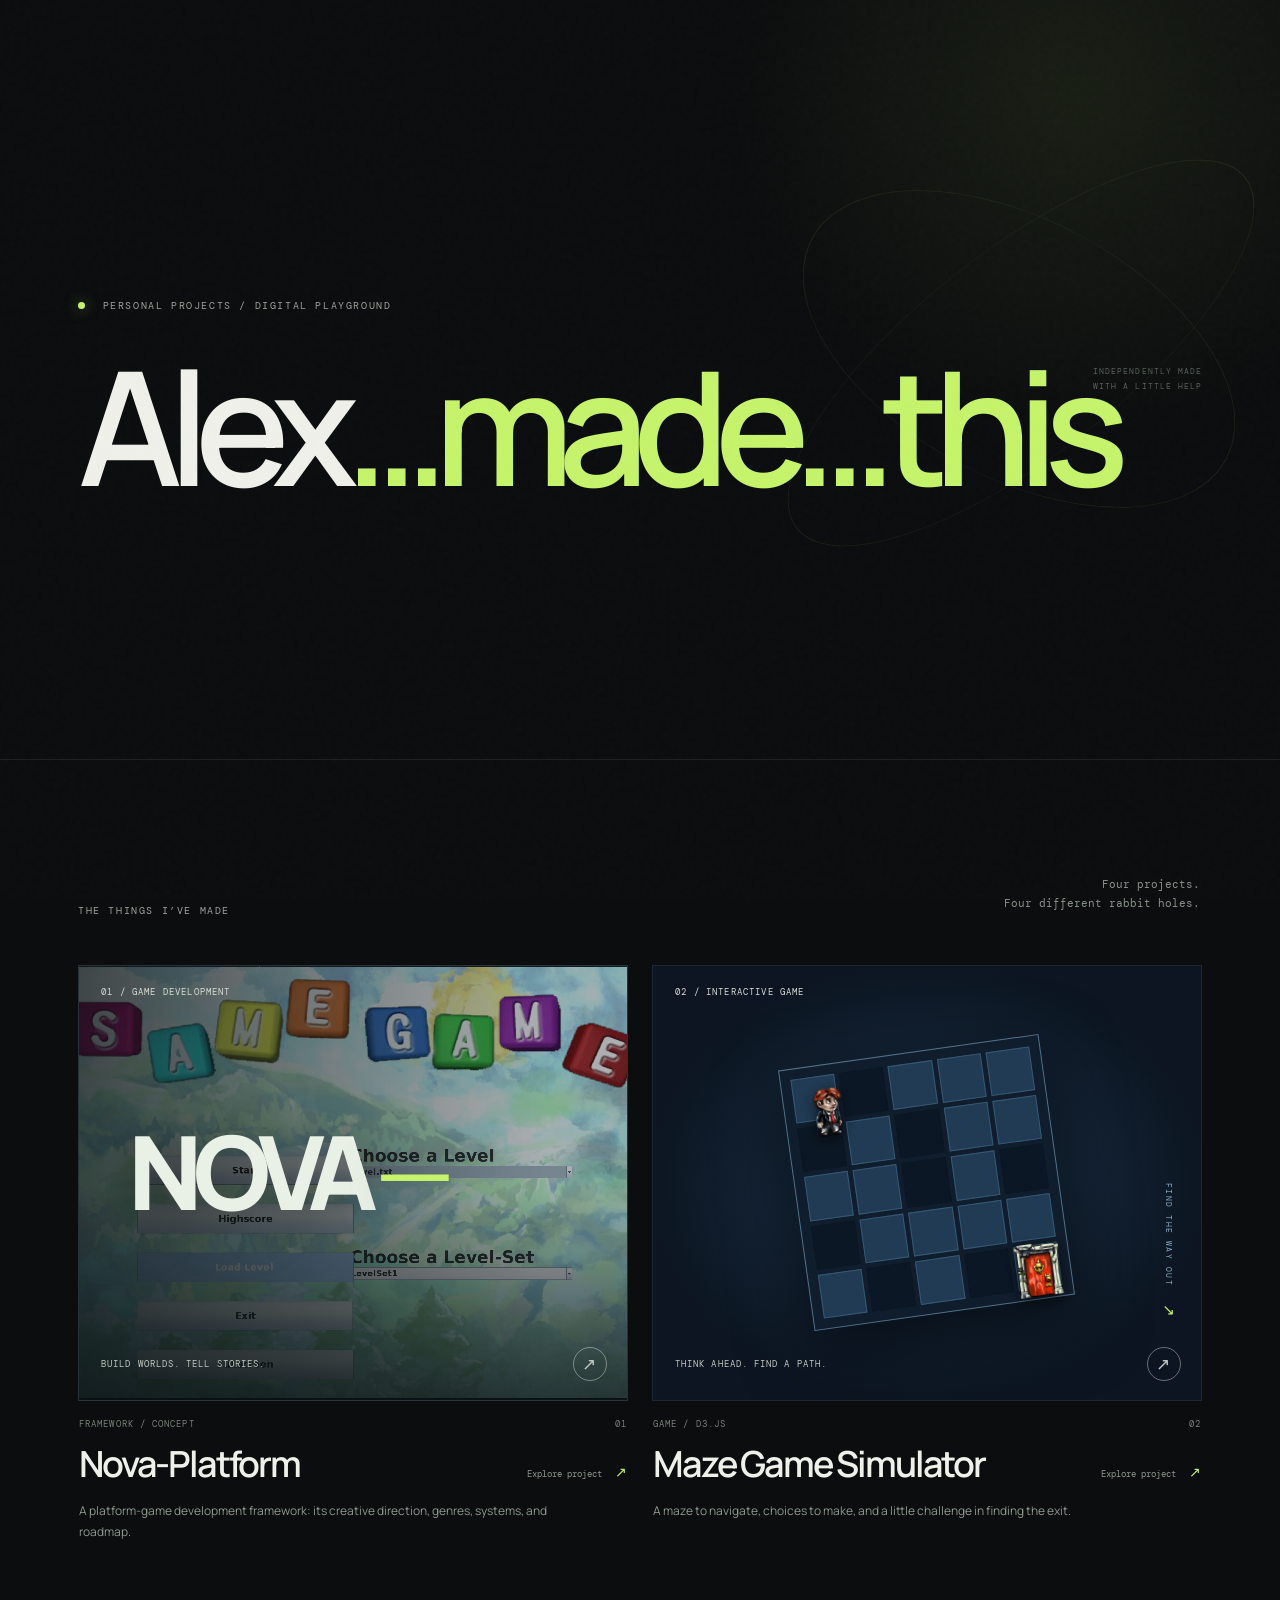
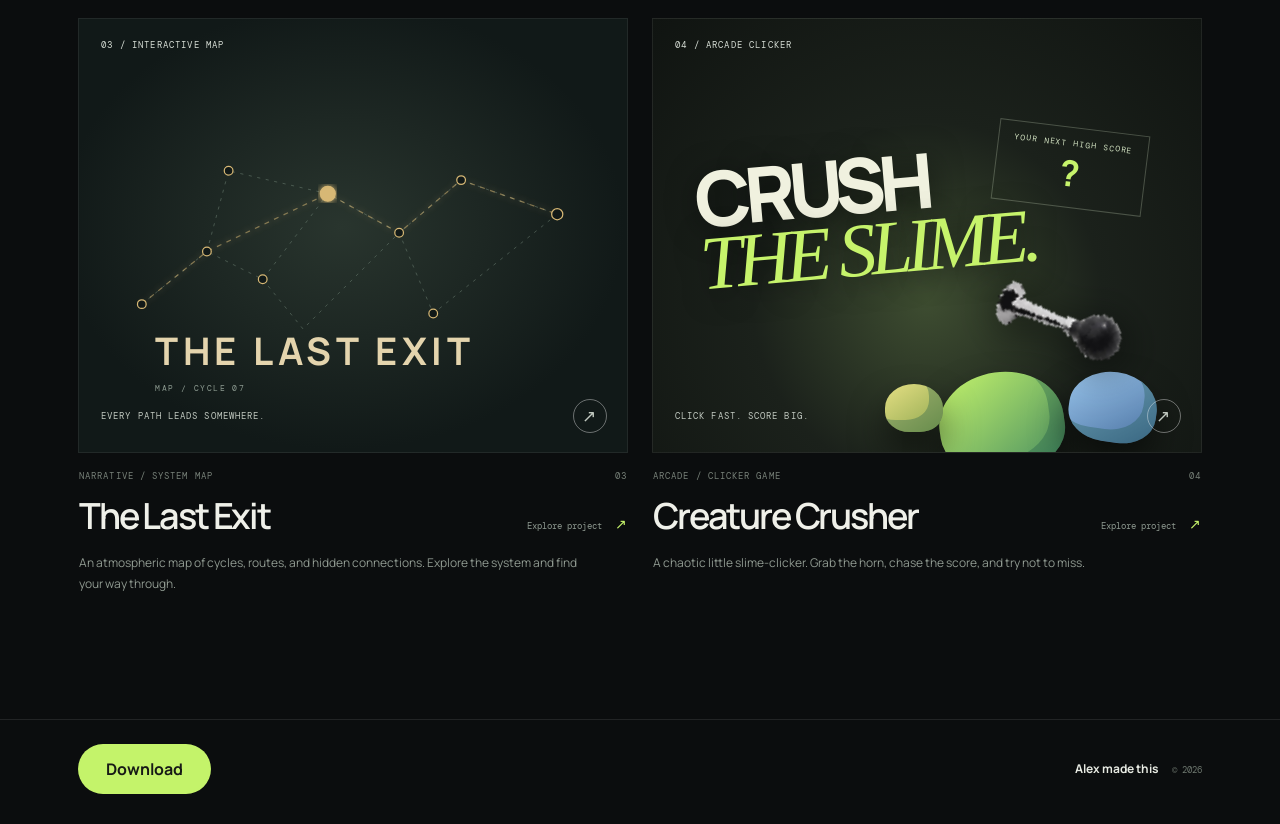
<file: index.html>
<!doctype html>
<html lang="en">
<head>
  <meta charset="utf-8">
  <meta name="viewport" content="width=device-width, initial-scale=1">
  <meta name="theme-color" content="#0b0d0e">
  <meta name="description" content="Alex made this — a collection of interactive experiments, games, and ideas.">
  <title>Alex made this</title>
  <link rel="stylesheet" href="portfolio.css">
  <script src="portfolio.js" defer></script>
</head>
<body>
  <div class="noise" aria-hidden="true"></div>
  <main id="top">
    <section class="hero">
      <div class="hero-orb orb-one"></div><div class="hero-orb orb-two"></div>
      <div class="hero-content">
        <div class="eyebrow reveal"><span class="eyebrow-dot"></span> PERSONAL PROJECTS / DIGITAL PLAYGROUND</div>
        <h1 class="reveal">Alex<span class="lime">...made...this</span></h1>
      </div>
      <div class="hero-side-note">INDEPENDENTLY MADE<br>WITH A LITTLE HELP</div>
    </section>

    <section class="work-section" id="work">
      <div class="section-top reveal">
        <div><div class="eyebrow">THE THINGS I’VE MADE</div></div>
        <p class="section-note">Four projects.<br>Four different rabbit holes.</p>
      </div>

      <div class="project-list">
        <a class="project project-platform reveal" href="Platform/index.html">
          <div class="project-art platform-art">
            <video class="platform-video" autoplay muted loop playsinline preload="metadata" aria-hidden="true"><source src="Platform/video.webm" type="video/webm"></video>
            <div class="art-shade"></div>
            <div class="art-kicker">01 / GAME DEVELOPMENT</div>
            <div class="platform-stamp">NOVA<span>—</span></div>
            <div class="art-bottom"><span>BUILD WORLDS. TELL STORIES.</span><span class="art-arrow">↗</span></div>
          </div>
          <div class="project-info">
            <div class="project-meta"><span>FRAMEWORK / CONCEPT</span><span>01</span></div>
            <div class="project-name-row"><h3>Nova-Platform</h3><span class="view-link">Explore project <b>↗</b></span></div>
            <p>A platform-game development framework: its creative direction, genres, systems, and roadmap.</p>
          </div>
        </a>

        <a class="project project-maze reveal" href="Maze Simulator/index.html">
          <div class="project-art maze-art">
            <div class="art-kicker">02 / INTERACTIVE GAME</div>
            <div class="maze-grid" aria-hidden="true">
              <span></span><span class="wall"></span><span></span><span></span><span></span>
              <span class="wall"></span><span></span><span class="wall"></span><span></span><span></span>
              <span></span><span></span><span class="wall"></span><span></span><span class="wall"></span>
              <span class="wall"></span><span></span><span></span><span></span><span></span>
              <span></span><span class="wall"></span><span></span><span class="wall"></span><span></span>
              <img class="maze-player" src="Maze Simulator/player.png" alt="">
              <img class="maze-door" src="Maze Simulator/door.png" alt="">
            </div>
            <div class="maze-coordinate">FIND THE WAY OUT <span>↗</span></div>
            <div class="art-bottom"><span>THINK AHEAD. FIND A PATH.</span><span class="art-arrow">↗</span></div>
          </div>
          <div class="project-info">
            <div class="project-meta"><span>GAME / D3.JS</span><span>02</span></div>
            <div class="project-name-row"><h3>Maze Game Simulator</h3><span class="view-link">Explore project <b>↗</b></span></div>
            <p>A maze to navigate, choices to make, and a little challenge in finding the exit.</p>
          </div>
        </a>

        <a class="project project-exit reveal" href="The Last Exit/index.html">
          <div class="project-art exit-art">
            <div class="art-kicker">03 / INTERACTIVE MAP</div>
            <div class="exit-graphic">
              <svg viewBox="0 0 760 340" role="img" aria-label="Abstract network of connected routes">
                <defs><filter id="glow"><feGaussianBlur stdDeviation="5" result="b"/><feMerge><feMergeNode in="b"/><feMergeNode in="SourceGraphic"/></feMerge></filter></defs>
                <g class="route route-muted"><path d="M40 270L145 185L235 230L340 92L455 155L555 70L710 125"/><path d="M145 185L180 55L340 92M235 230L300 310L455 155L510 285L710 125"/></g>
                <g class="route route-bright"><path d="M40 270L145 185L340 92L455 155L555 70L710 125"/></g>
                <g class="nodes"><circle cx="40" cy="270" r="7"/><circle cx="145" cy="185" r="7"/><circle cx="180" cy="55" r="7"/><circle cx="235" cy="230" r="7"/><circle cx="340" cy="92" r="12"/><circle cx="455" cy="155" r="7"/><circle cx="510" cy="285" r="7"/><circle cx="555" cy="70" r="7"/><circle cx="710" cy="125" r="9"/></g>
              </svg>
              <div class="exit-label">THE LAST EXIT <span>MAP / CYCLE 07</span></div>
            </div>
            <div class="art-bottom"><span>EVERY PATH LEADS SOMEWHERE.</span><span class="art-arrow">↗</span></div>
          </div>
          <div class="project-info">
            <div class="project-meta"><span>NARRATIVE / SYSTEM MAP</span><span>03</span></div>
            <div class="project-name-row"><h3>The Last Exit</h3><span class="view-link">Explore project <b>↗</b></span></div>
            <p>An atmospheric map of cycles, routes, and hidden connections. Explore the system and find your way through.</p>
          </div>
        </a>

        <a class="project project-creature reveal" href="Bills Must Be Paid/index.html">
          <div class="project-art creature-art">
            <div class="art-kicker">04 / ARCADE CLICKER</div>
            <div class="creature-stage">
              <div class="score-chip"><small>YOUR NEXT HIGH SCORE</small><strong>?</strong></div>
              <img class="horn-img" src="Bills Must Be Paid/horn.png" alt="">
              <div class="creature-word">CRUSH<br><em>THE SLIME.</em></div>
              <div class="slime-shape slime-one"></div><div class="slime-shape slime-two"></div><div class="slime-shape slime-three"></div>
            </div>
            <div class="art-bottom"><span>CLICK FAST. SCORE BIG.</span><span class="art-arrow">↗</span></div>
          </div>
          <div class="project-info">
            <div class="project-meta"><span>ARCADE / CLICKER GAME</span><span>04</span></div>
            <div class="project-name-row"><h3>Creature Crusher</h3><span class="view-link">Explore project <b>↗</b></span></div>
            <p>A chaotic little slime-clicker. Grab the horn, chase the score, and try not to miss.</p>
          </div>
        </a>
      </div>
    </section>

  </main>

  <footer class="footer">
    <a href="downloads/dump.zip" download class="download-btn">
    Download
</a>

<style>
.download-btn {
    display: inline-block;
    padding: 14px 28px;
    background: #c4f36a;
    color: #171916;
    text-decoration: none;
    border-radius: 30px;
    font-weight: bold;
    transition: 0.3s ease;
}

.download-btn:hover {
    transform: translateY(-4px);
    box-shadow: 0 8px 25px rgba(196, 243, 106, 0.25);
}
</style>

    <a class="footer-brand" href="#top">Alex made this<span>© 2026</span></a>
  </footer>
  

</body>
</html>
</file>
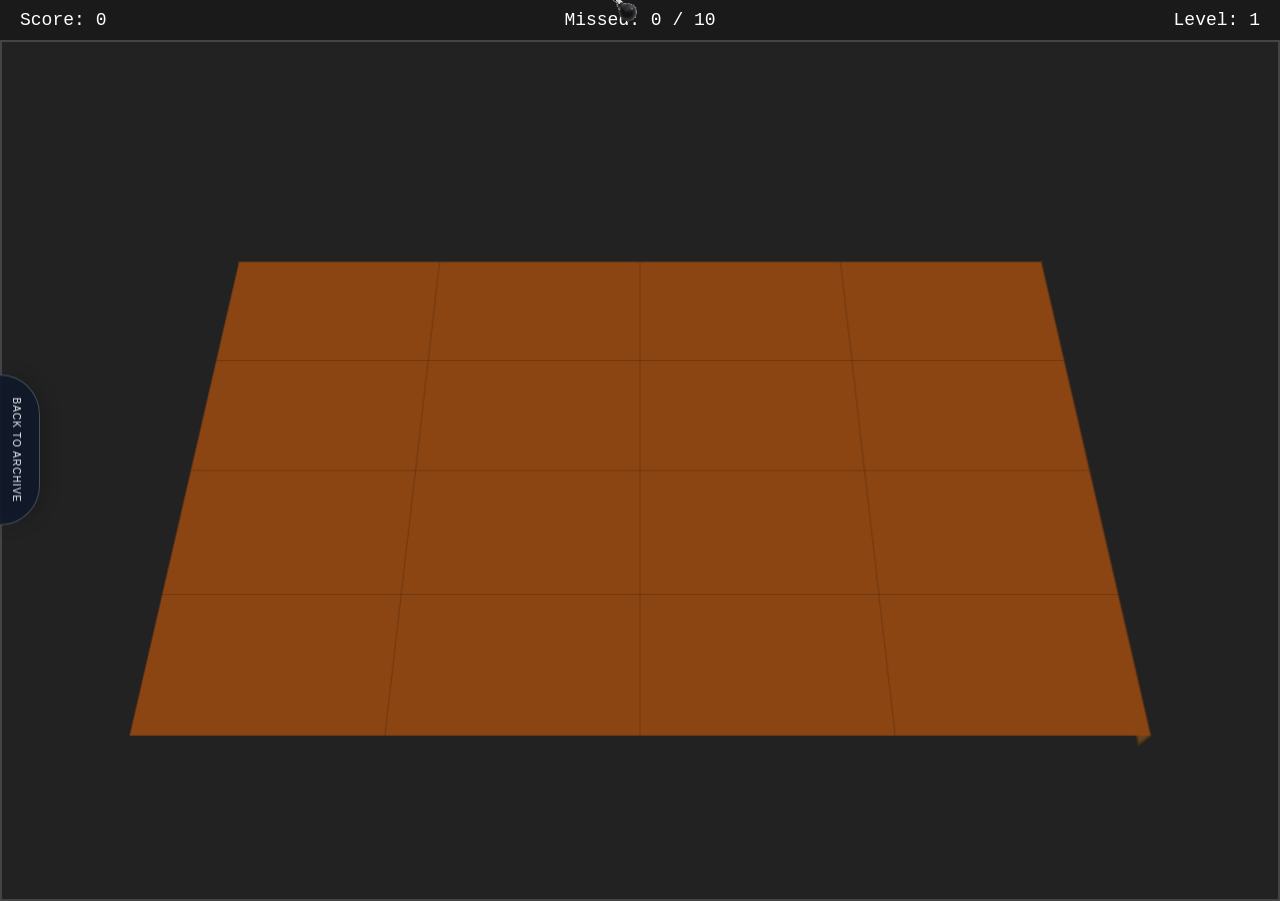
<file: Bills Must Be Paid/index.html>
<!DOCTYPE html>
<html lang="en">
<head>
<meta charset="UTF-8">
<title>Creature Crusher - Slime Horn Clicker</title>
<style>
    body { 
        margin: 0; 
        display: flex; 
        flex-direction: column; 
        align-items: center; 
        justify-content: flex-start; 
        height: 100vh; 
        background: #1a1a1a; 
        font-family: monospace; 
        color: #fff; 
        overflow: hidden;
        cursor: none;
    }
    #ui { 
        width: 100%; 
        max-width: 1440px; 
        display: flex; 
        justify-content: space-between; 
        padding: 10px 20px; 
        font-size: 18px; 
        box-sizing: border-box; 
        flex-shrink: 0; 
    }
    canvas { 
        border: 2px solid #444; 
        cursor: none;
        display: block; 
        width: 100%; 
        flex-grow: 1; 
        box-sizing: border-box; 
        background: #222; 
    }
     #gameOver { 
        display: none; 
        position: fixed; 
        top: 0; left: 0; width: 100%; height: 100%;
        background: rgba(0, 0, 0, 0.85);
        flex-direction: column;
        align-items: center; 
        justify-content: center; 
        z-index: 1000;
        pointer-events: auto;
    }
    #gameOver h1 {
        font-size: 72px;
        color: #ff3333;
        text-shadow: 0 0 20px #ff0000, 4px 4px 0px #000;
        margin: 0 0 20px 0;
        font-family: 'Arial Black', sans-serif;
        letter-spacing: 2px;
        text-transform: uppercase;
    }
    #gameOver p {
        font-size: 32px;
        color: #fff;
        margin: 10px 0;
        font-family: monospace;
    }
    #gameOver .final-score {
        color: #44ff44;
        font-size: 48px;
        font-weight: bold;
        text-shadow: 0 0 10px #44ff44;
    }
    #gameOver .restart-hint {
        font-size: 20px;
        color: #aaa;
        margin-top: 40px;
        animation: pulse 1.5s infinite;
    }
    @keyframes pulse {
        0%, 100% { opacity: 0.5; }
        50% { opacity: 1; }
    }

    #hornCursor {
        position: fixed;
        pointer-events: none;
        z-index: 9999;
        width: 48px;
        height: 48px;
        background: url('horn.png') no-repeat center;
        background-size: contain;
        transform: translate(-50%, -50%);
        transition: transform 0.05s ease-out;
    }
    
        /* NEW: Visual state when on cooldown */
    #hornCursor.cooldown {
        opacity: 0.4;
        filter: grayscale(100%);
    }

    #hornCursor.squish {
        animation: hornSquish 0.3s ease-out;
    }

    @keyframes hornSquish {
        0% { transform: translate(-50%, -50%) scale(1, 1) rotate(0deg); }
        25% { transform: translate(-50%, -50%) scale(1.3, 0.7) rotate(-10deg); }
        50% { transform: translate(-50%, -50%) scale(0.9, 1.1) rotate(5deg); }
        75% { transform: translate(-50%, -50%) scale(1.05, 0.95) rotate(-2deg); }
        100% { transform: translate(-50%, -50%) scale(1, 1) rotate(0deg); }
    }
</style>
</head>
<body>

<a class="portfolio-home-link" href="../index.html" aria-label="Back to project archive">BACK TO ARCHIVE</a>
<style>
.portfolio-home-link {
    position: fixed;
    left: 0;
    top: 50%;
    transform: translateY(-50%);
    z-index: 2147483000;

    display: flex;
    align-items: center;
    justify-content: center;

    padding: 22px 17px 22px 11px;

    background: rgba(15, 23, 42, 0.88);
    color: #f1f5f9 !important;

    border: 1px solid rgba(140, 150, 150, 0.45);
    border-left: none;
    border-radius: 0 50px 50px 0;

    font: 10px Arial, sans-serif;
    letter-spacing: 0.1em;
    text-decoration: none !important;

    writing-mode: vertical-rl;
    white-space: nowrap;

    backdrop-filter: blur(8px);
    box-shadow: 4px 0 18px rgba(0, 0, 0, 0.2);

    transition: 
        padding 0.3s ease,
        background 0.3s ease,
        color 0.3s ease;
}

.portfolio-home-link:hover {
    padding-left: 16px;
    padding-right: 22px;
    background: #c4f36a;
    color: #171916 !important;
    border-color: #c4f36a;
}

</style>
<div id="hornCursor"></div>

<div id="ui">
    <div>Score: <span id="score" class="green">0</span></div>
    <div>Missed: <span id="missed" class="red">0</span> / 10</div>
    <div>Level: <span id="level">1</span></div>
</div>
<canvas id="game"></canvas>
<div id="gameOver">
    <h1>GAME OVER</h1>
    <p>Final Score: <span id="finalScore" class="final-score">0</span></p>
    <p class="restart-hint">Click anywhere to restart</p>
</div>

<script>
const canvas = document.getElementById('game');
const ctx = canvas.getContext('2d');
const scoreEl = document.getElementById('score');
const missedEl = document.getElementById('missed');
const levelEl = document.getElementById('level');
const gameOverEl = document.getElementById('gameOver');
const hornCursor = document.getElementById('hornCursor');

let score = 0, missed = 0, level = 1;
let creatures = [];
let gameOver = false;
let spawnTimer = 0;
let spawnRate = 90;

let mouseX = -9999, mouseY = -9999;

const AudioContext = window.AudioContext || window.webkitAudioContext;
const audioCtx = new AudioContext();

const hornSounds = [
    new Audio('horn_1.mp3'),
    new Audio('horn_2.mp3'),
    new Audio('horn_3.mp3'),
    new Audio('horn_4.mp3')
];
hornSounds.forEach(sound => sound.volume = 0.5);

function playHornSound() {
    // Clone the node to allow overlapping sounds
    const randomIndex = Math.floor(Math.random() * hornSounds.length);
    const sound = hornSounds[randomIndex].cloneNode();
    sound.volume = 0.5;
    sound.play().catch(e => console.log("Audio play failed:", e));
}

function playSquishSound() {
    const bufferSize = audioCtx.sampleRate * 0.2;
    const buffer = audioCtx.createBuffer(1, bufferSize, audioCtx.sampleRate);
    const data = buffer.getChannelData(0);
    for (let i = 0; i < bufferSize; i++) data[i] = Math.random() * 2 - 1;
    const noise = audioCtx.createBufferSource();
    noise.buffer = buffer;
    const filter = audioCtx.createBiquadFilter();
    filter.type = 'lowpass';
    filter.frequency.setValueAtTime(1000, audioCtx.currentTime);
    filter.frequency.exponentialRampToValueAtTime(100, audioCtx.currentTime + 0.2);
    const gainNode = audioCtx.createGain();
    gainNode.gain.setValueAtTime(0.3, audioCtx.currentTime);
    gainNode.gain.exponentialRampToValueAtTime(0.01, audioCtx.currentTime + 0.2);
    noise.connect(filter);
    filter.connect(gainNode);
    gainNode.connect(audioCtx.destination);
    noise.start(audioCtx.currentTime);
}

const angleX = 60 * (Math.PI / 180);
const angleY = 0 * (Math.PI / 180);
let fov = 800;

const table = { minX: -1000, maxX: 1000, minZ: -600, maxZ: 600 };

function resizeCanvas() {
    const uiHeight = document.getElementById('ui').offsetHeight || 50;
    canvas.width = Math.max(100, window.innerWidth);
    canvas.height = Math.max(100, window.innerHeight - uiHeight);
    updateProjection();
}

function projectRaw(x, y, z, testFov) {
    let x1 = x * Math.cos(angleY) - z * Math.sin(angleY);
    let z1 = x * Math.sin(angleY) + z * Math.cos(angleY);
    let y1 = y;
    let y2 = y1 * Math.cos(angleX) - z1 * Math.sin(angleX);
    let z2 = y1 * Math.sin(angleX) + z1 * Math.cos(angleX);
    let x2 = x1;
    let cz = z2 + 2500; 
    if (cz <= 0) return null;
    let scale = testFov / cz;
    return { x: canvas.width / 2 + x2 * scale, y: canvas.height / 2 + y2 * scale, scale: scale, cz: cz };
}

function updateProjection() {
    const corners = [
        projectRaw(table.minX, 0, table.minZ, 1000),
        projectRaw(table.maxX, 0, table.minZ, 1000),
        projectRaw(table.maxX, 0, table.maxZ, 1000),
        projectRaw(table.minX, 0, table.maxZ, 1000)
    ];
    if (corners.some(c => !c)) return;
    const minX = Math.min(...corners.map(c => c.x));
    const maxX = Math.max(...corners.map(c => c.x));
    const minY = Math.min(...corners.map(c => c.y));
    const maxY = Math.max(...corners.map(c => c.y));
    const screenWidth = maxX - minX;
    const screenHeight = maxY - minY;
    const fovX = 1000 * (canvas.width * 0.8) / screenWidth;
    const fovY = 1000 * (canvas.height * 0.8) / screenHeight;
    fov = Math.min(fovX, fovY);
}

function project(x, y, z) { return projectRaw(x, y, z, fov); }

class Creature {
    constructor() {
        // CHANGED: Increased from 45 to 70
        this.r = 70; 
        this.x = Math.random() * (table.maxX - table.minX) + table.minX;
        this.y = -this.r;
        this.z = Math.random() * (table.maxZ - table.minZ) + table.minZ;
        
        let speed = 1.5 + (level * 0.3);
        let angle = Math.random() * Math.PI * 2;
        this.vx = Math.cos(angle) * speed;
        this.vz = Math.sin(angle) * speed;
        
        this.lifespan = 300 - (level * 10);
        if (this.lifespan < 100) this.lifespan = 100;
        this.alive = true;
        this.proj = null;
        this.time = Math.random() * 100;
        this.squishing = false;
        this.squishTime = 0;
        this.isHovered = false;
    }

    update() {
                // Freeze movement while squishing
        if (this.squishing) {
            this.squishTime += 0.15;
            if (this.squishTime > 1) { this.squishing = false; this.squishTime = 0; }
            return; 
        }
        this.x += this.vx;
        this.z += this.vz;
        if (this.x < table.minX || this.x > table.maxX) this.vx *= -1;
        if (this.z < table.minZ || this.z > table.maxZ) this.vz *= -1;

        this.lifespan--;
        if (this.lifespan <= 0) {
            this.alive = false;
            missed++;
            missedEl.textContent = missed;
            if (missed >= 10) triggerGameOver();
        }
        if (this.squishing) {
            this.squishTime += 0.15;
            if (this.squishTime > 1) { this.squishing = false; this.squishTime = 0; }
        }
    }

    triggerSquish() { this.squishing = true; this.squishTime = 0; }

    draw() {
        if (!this.proj) return;
        let screenR = this.r * this.proj.scale;
        if (screenR < 2) return;

        this.time += 0.15;

        let squishScaleX = 1;
        let squishScaleY = 1;
        if (this.squishing) {
            const phase = this.squishTime;
            if (phase < 0.25) { squishScaleX = 1 + (phase / 0.25) * 0.3; squishScaleY = 1 - (phase / 0.25) * 0.3; } 
            else if (phase < 0.5) { squishScaleX = 1.3 - ((phase - 0.25) / 0.25) * 0.4; squishScaleY = 0.7 + ((phase - 0.25) / 0.25) * 0.4; } 
            else if (phase < 0.75) { squishScaleX = 0.9 + ((phase - 0.5) / 0.25) * 0.15; squishScaleY = 1.1 - ((phase - 0.5) / 0.25) * 0.15; } 
            else { squishScaleX = 1.05 - ((phase - 0.75) / 0.25) * 0.05; squishScaleY = 0.95 + ((phase - 0.75) / 0.25) * 0.05; }
        }

        let shadowProj = project(this.x, 0, this.z);
        if (shadowProj) {
            ctx.fillStyle = 'rgba(0,0,0,0.4)';
            ctx.beginPath();
            ctx.ellipse(shadowProj.x, shadowProj.y, screenR * 0.9 * squishScaleX, screenR * 0.4 * squishScaleY, 0, 0, Math.PI * 2);
            ctx.fill();
        }

        // CHANGED: Reduced bounce from 0.2 to 0.06, and bodyYOffset from 0.25 to 0.08
        let bounce = Math.sin(this.time * 2) * 0.06;
        let animScaleX = (1 + bounce) * squishScaleX;
        let animScaleY = (1 - bounce) * squishScaleY;
        let bodyYOffset = -Math.abs(Math.sin(this.time * 2)) * screenR * 0.08;
        
        let cx = this.proj.x;
        let cy = this.proj.y + bodyYOffset;

        ctx.save();
        ctx.translate(cx, cy);
        ctx.scale(animScaleX, animScaleY);

        ctx.fillStyle = this.lifespan < 60 ? '#aa0000' : '#ff6600'; 
        ctx.beginPath();
        ctx.arc(0, 0, screenR, 0, Math.PI * 2);
        ctx.fill();
        
        if (this.isHovered) {
            ctx.strokeStyle = '#ffffff';
            ctx.lineWidth = screenR * 0.15;
            ctx.stroke();
        }
        
        ctx.strokeStyle = '#993300';
        ctx.lineWidth = screenR * 0.05;
        ctx.stroke();

        let eyeW = screenR * 0.45;
        let eyeH = screenR * 0.45;
        let blinkCycle = Math.floor(this.time * 5) % 60;
        if (blinkCycle === 0) eyeH = screenR * 0.05;

        ctx.fillStyle = '#fff';
        ctx.beginPath();
        ctx.ellipse(0, -screenR * 0.15, eyeW, eyeH, 0, 0, Math.PI * 2);
        ctx.fill();
        ctx.strokeStyle = '#000';
        ctx.lineWidth = screenR * 0.03;
        ctx.stroke();

        if (blinkCycle !== 0) {
            let pupilOffsetX = Math.sign(this.vx) * screenR * 0.15;
            let pupilOffsetY = Math.sign(this.vz) * screenR * 0.1; 
            ctx.fillStyle = '#000';
            ctx.beginPath();
            ctx.arc(pupilOffsetX, -screenR * 0.15 + pupilOffsetY, screenR * 0.18, 0, Math.PI * 2);
            ctx.fill();
            ctx.fillStyle = '#fff';
            ctx.beginPath();
            ctx.arc(pupilOffsetX - screenR*0.05, -screenR * 0.15 + pupilOffsetY - screenR*0.05, screenR * 0.05, 0, Math.PI * 2);
            ctx.fill();
        }

        ctx.strokeStyle = '#000';
        ctx.lineWidth = screenR * 0.06;
        ctx.beginPath();
        ctx.arc(0, screenR * 0.35, screenR * 0.25, 0.1, Math.PI - 0.1);
        ctx.stroke();

        ctx.restore();
    }

    hit(mx, my) {
        if (!this.proj) return false;
        // Prevent hitting an enemy that is already dying/squishing
        if (this.squishing) return false; 
        
        let screenR = this.r * this.proj.scale;
        let dx = mx - this.proj.x;
        let dy = my - this.proj.y;
        // Tightened hitbox to 15% larger (still forgiving, but won't kill background enemies)
        return Math.sqrt(dx*dx + dy*dy) < (screenR * 1.15);
    }
}

function spawnCreature() { creatures.push(new Creature()); }

function drawTable() {
    const h = 60;
    const p = [
        project(table.minX, 0, table.minZ), project(table.maxX, 0, table.minZ),
        project(table.maxX, 0, table.maxZ), project(table.minX, 0, table.maxZ),
        project(table.minX, h, table.minZ), project(table.maxX, h, table.minZ),
        project(table.maxX, h, table.maxZ), project(table.minX, h, table.maxZ)
    ];
    if (p.some(c => !c)) return;

    ctx.fillStyle = '#654321';
    ctx.beginPath(); ctx.moveTo(p[1].x, p[1].y); ctx.lineTo(p[2].x, p[2].y);
    ctx.lineTo(p[6].x, p[6].y); ctx.lineTo(p[5].x, p[5].y); ctx.closePath(); ctx.fill();
    ctx.strokeStyle = '#4a3018'; ctx.lineWidth = 2; ctx.stroke();

    ctx.fillStyle = '#5c3a1e';
    ctx.beginPath(); ctx.moveTo(p[2].x, p[2].y); ctx.lineTo(p[3].x, p[3].y);
    ctx.lineTo(p[7].x, p[7].y); ctx.lineTo(p[6].x, p[6].y); ctx.closePath(); ctx.fill(); ctx.stroke();

    ctx.fillStyle = '#8b4513';
    ctx.beginPath(); ctx.moveTo(p[0].x, p[0].y); ctx.lineTo(p[1].x, p[1].y);
    ctx.lineTo(p[2].x, p[2].y); ctx.lineTo(p[3].x, p[3].y); ctx.closePath(); ctx.fill();
    
    ctx.strokeStyle = 'rgba(0,0,0,0.2)'; ctx.lineWidth = 1;
    for (let i = 1; i < 4; i++) {
        let t = i / 4;
        let xVal = table.minX + (table.maxX - table.minX) * t;
        let px1 = project(xVal, 0, table.minZ), px2 = project(xVal, 0, table.maxZ);
        if (px1 && px2) { ctx.beginPath(); ctx.moveTo(px1.x, px1.y); ctx.lineTo(px2.x, px2.y); ctx.stroke(); }
        let zVal = table.minZ + (table.maxZ - table.minZ) * t;
        let pz1 = project(table.minX, 0, zVal), pz2 = project(table.maxX, 0, zVal);
        if (pz1 && pz2) { ctx.beginPath(); ctx.moveTo(pz1.x, pz1.y); ctx.lineTo(pz2.x, pz2.y); ctx.stroke(); }
    }
}

function update() {
    if (gameOver) return;
    spawnTimer++;
    if (spawnTimer >= spawnRate) { spawnCreature(); spawnTimer = 0; }
    creatures.forEach(c => c.update());
    creatures = creatures.filter(c => c.alive);
    let newLevel = Math.floor(score / 10) + 1;
    if (newLevel !== level) {
        level = newLevel;
        levelEl.textContent = level;
        spawnRate = Math.max(20, 90 - (level * 5));
    }
}

function draw() {
    ctx.clearRect(0, 0, canvas.width, canvas.height);
    drawTable();
    creatures.forEach(c => { 
        c.proj = project(c.x, c.y, c.z); 
        c.isHovered = c.hit(mouseX, mouseY);
    });
    creatures.sort((a, b) => (b.proj ? b.proj.cz : 0) - (a.proj ? a.proj.cz : 0));
    creatures.forEach(c => { if (c.proj) c.draw(); });
}

function loop() { update(); draw(); requestAnimationFrame(loop); }

document.addEventListener('mousemove', (e) => {
    hornCursor.style.left = e.clientX + 'px';
    hornCursor.style.top = e.clientY + 'px';
    const rect = canvas.getBoundingClientRect();
    const scaleX = canvas.width / rect.width;
    const scaleY = canvas.height / rect.height;
    mouseX = (e.clientX - rect.left) * scaleX;
    mouseY = (e.clientY - rect.top) * scaleY;
});

canvas.addEventListener('mouseleave', () => { mouseX = -9999; mouseY = -9999; });
// Add this near your other variable declarations at the top of the script:
const finalScoreEl = document.getElementById('finalScore');
let isHornReady = true; 
let hornTimeout;

// ... (keep your mousemove and mouseleave listeners exactly as they are) ...

// REPLACED mousedown: Only handles visual squish now
document.addEventListener('mousedown', () => {
    hornCursor.classList.remove('squish');
    void hornCursor.offsetWidth; 
    hornCursor.classList.add('squish');
});

// REPLACED click: Handles the actual hit and cooldown logic
canvas.addEventListener('click', (e) => {
    if (gameOver) { 
        resetGame(); 
        return; 
    }
    
    // Block hit if cooling down
    if (!isHornReady) return; 

    // Lock the horn immediately
    isHornReady = false;
    hornCursor.classList.add('cooldown');

    if (audioCtx.state === 'suspended') audioCtx.resume();
    playHornSound();

    // Hit detection
    for (let i = creatures.length - 1; i >= 0; i--) {
        if (creatures[i].hit(mouseX, mouseY)) {
            const target = creatures[i]; 
            target.triggerSquish();
            playSquishSound();
            setTimeout(() => { target.alive = false; }, 300);
            score++;
            scoreEl.textContent = score;
            break;
        }
    }

    // Start 1 second cooldown
    clearTimeout(hornTimeout);
    hornTimeout = setTimeout(() => {
        isHornReady = true;
        hornCursor.classList.remove('cooldown');
    }, 1000);
});

// REPLACED triggerGameOver: Updates the fancy screen
function triggerGameOver() {
    gameOver = true;
    finalScoreEl.textContent = score;
    gameOverEl.style.display = 'flex'; // Use flex to center the overlay content
}
function resetGame() {
    score = 0; missed = 0; level = 1;
    spawnRate = 90; spawnTimer = 0;
    creatures = [];
    scoreEl.textContent = 0; missedEl.textContent = 0; levelEl.textContent = 1;
    gameOver = false;
    gameOverEl.style.display = 'none';
}

window.addEventListener('resize', resizeCanvas);
resizeCanvas();
loop();
</script>
</body>
</html>
</file>
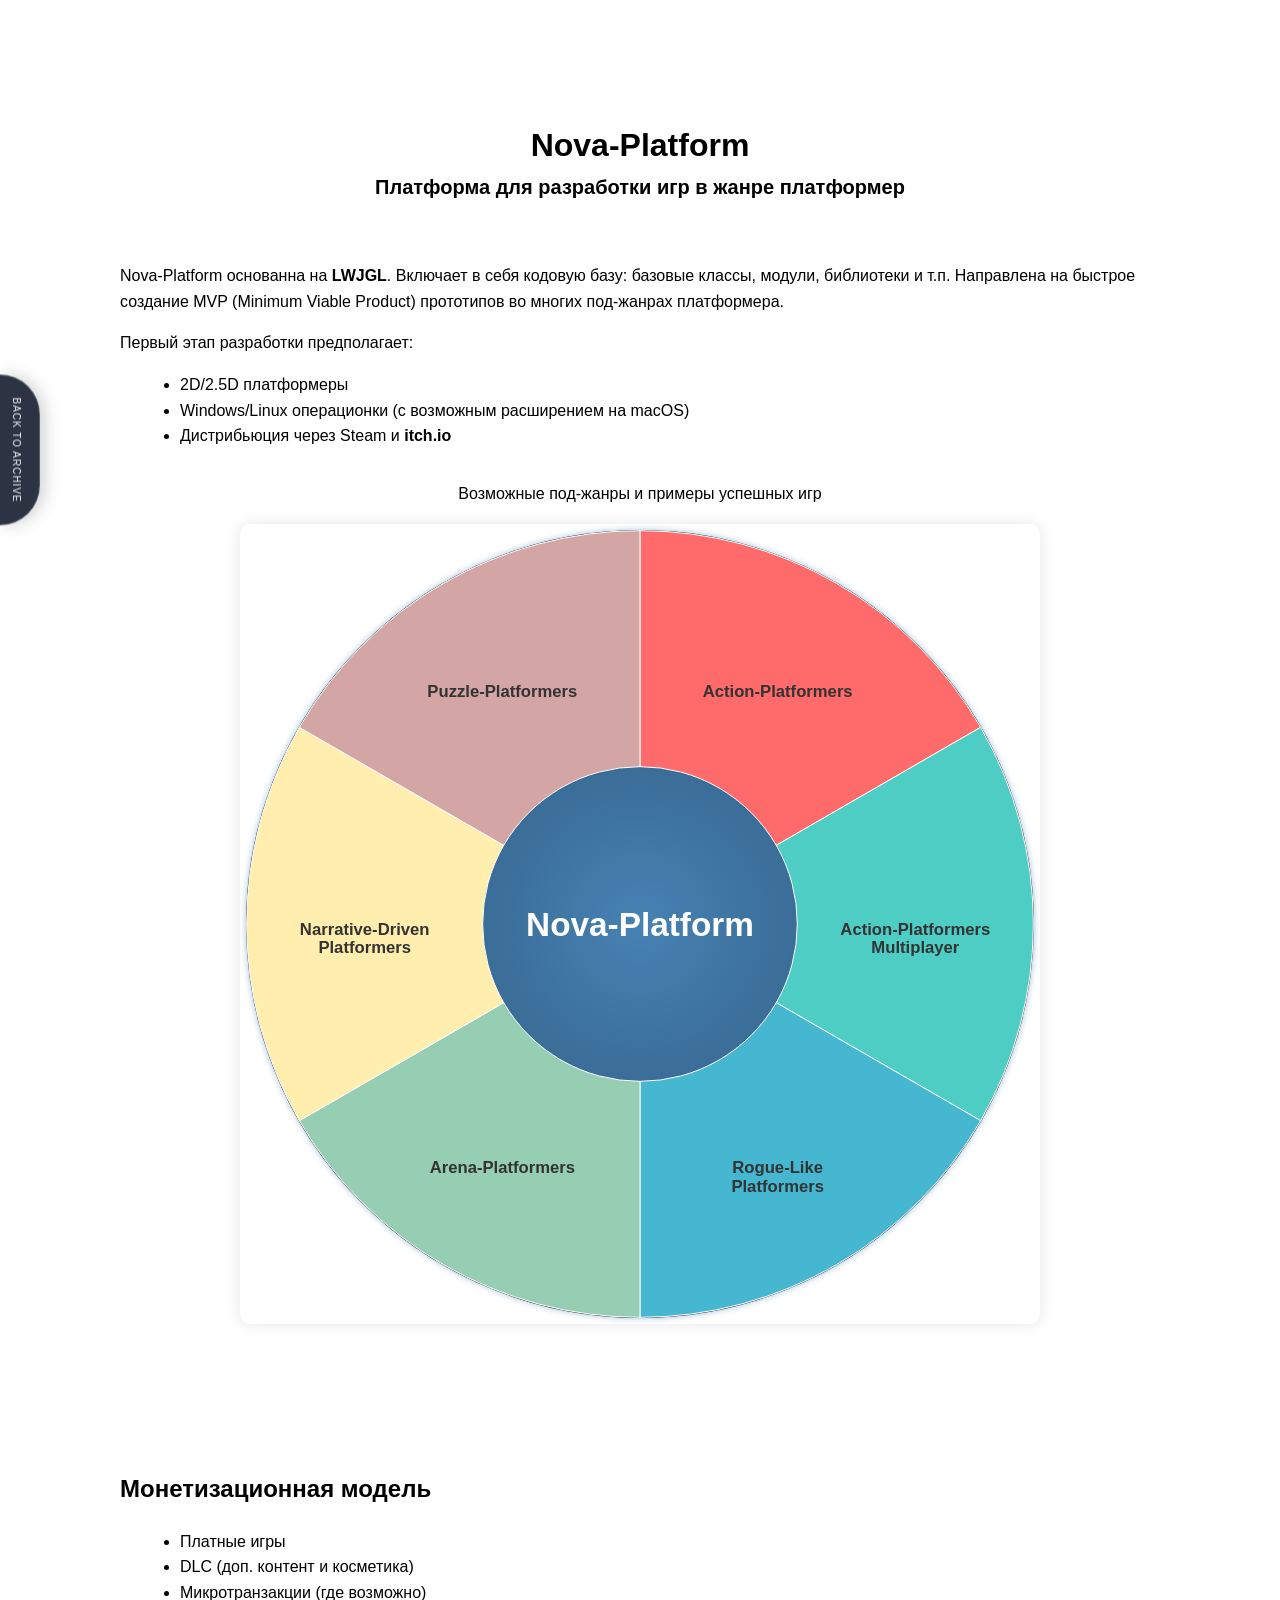
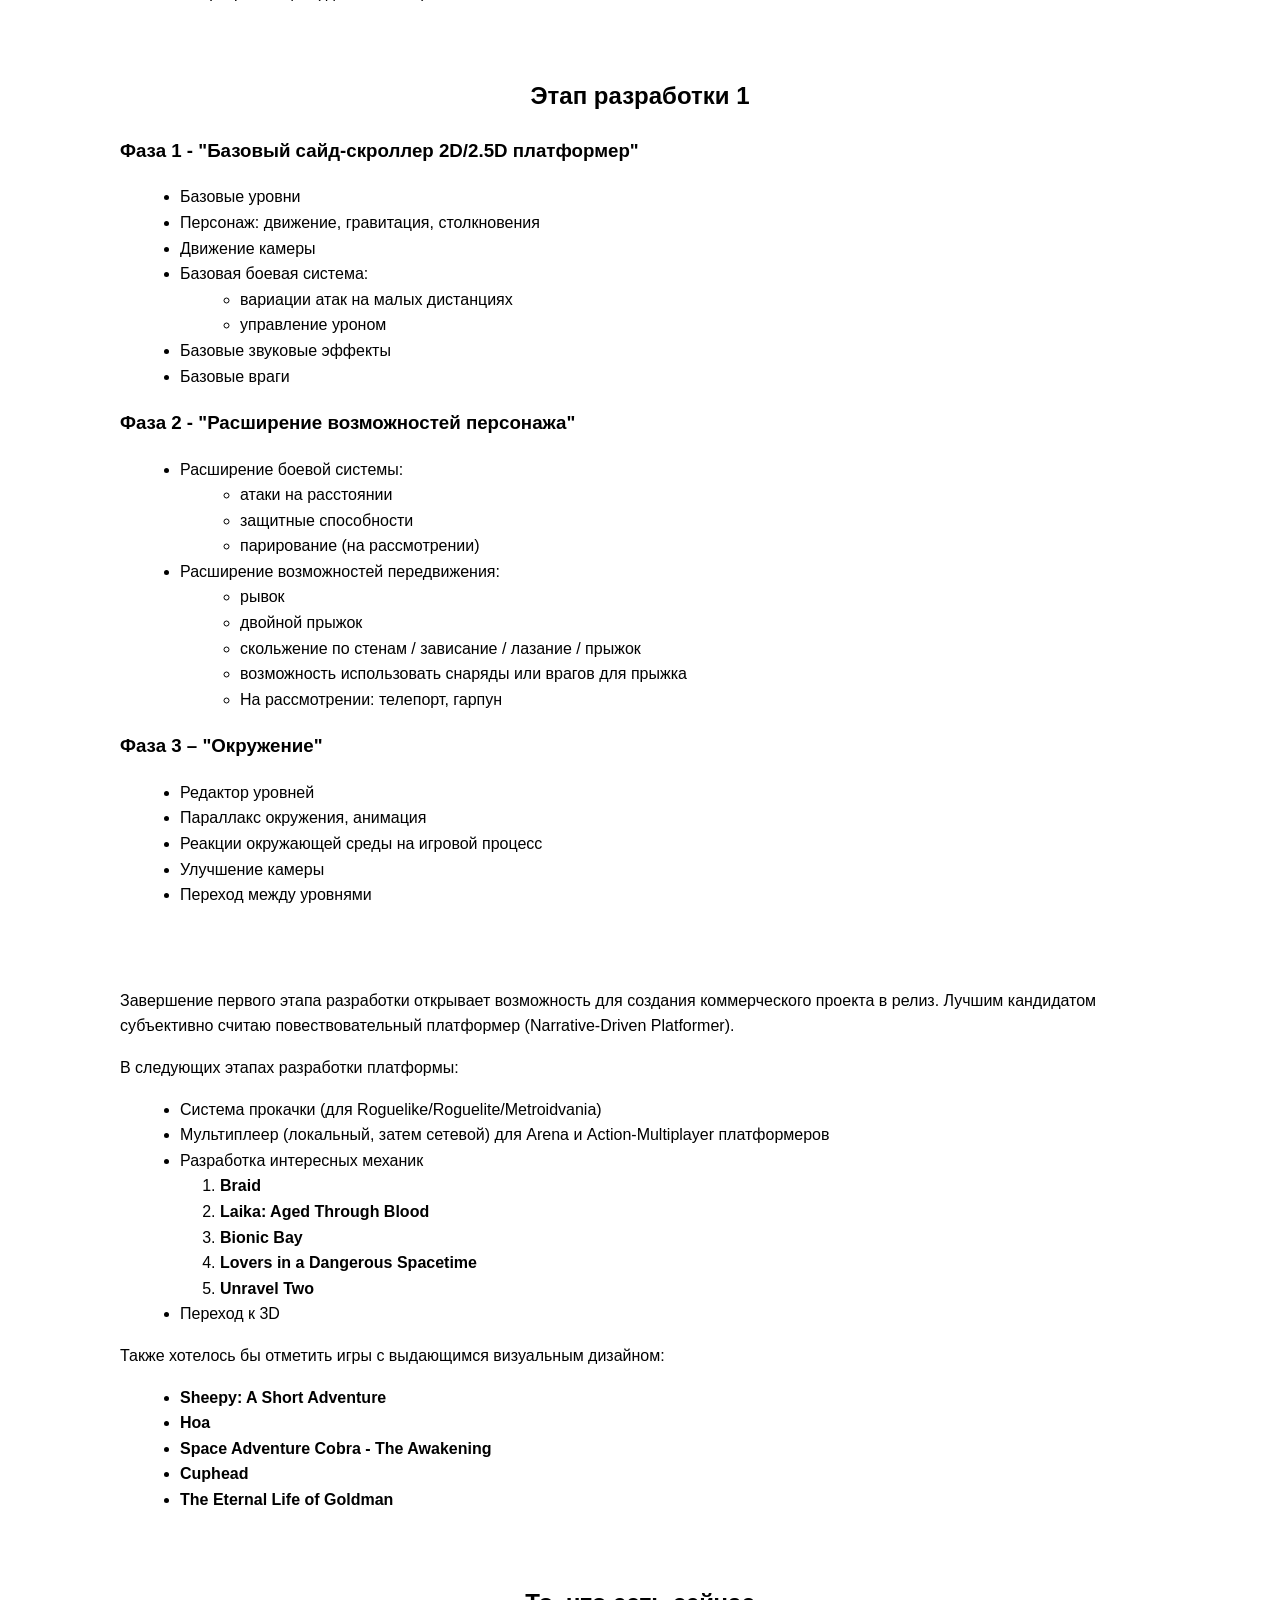
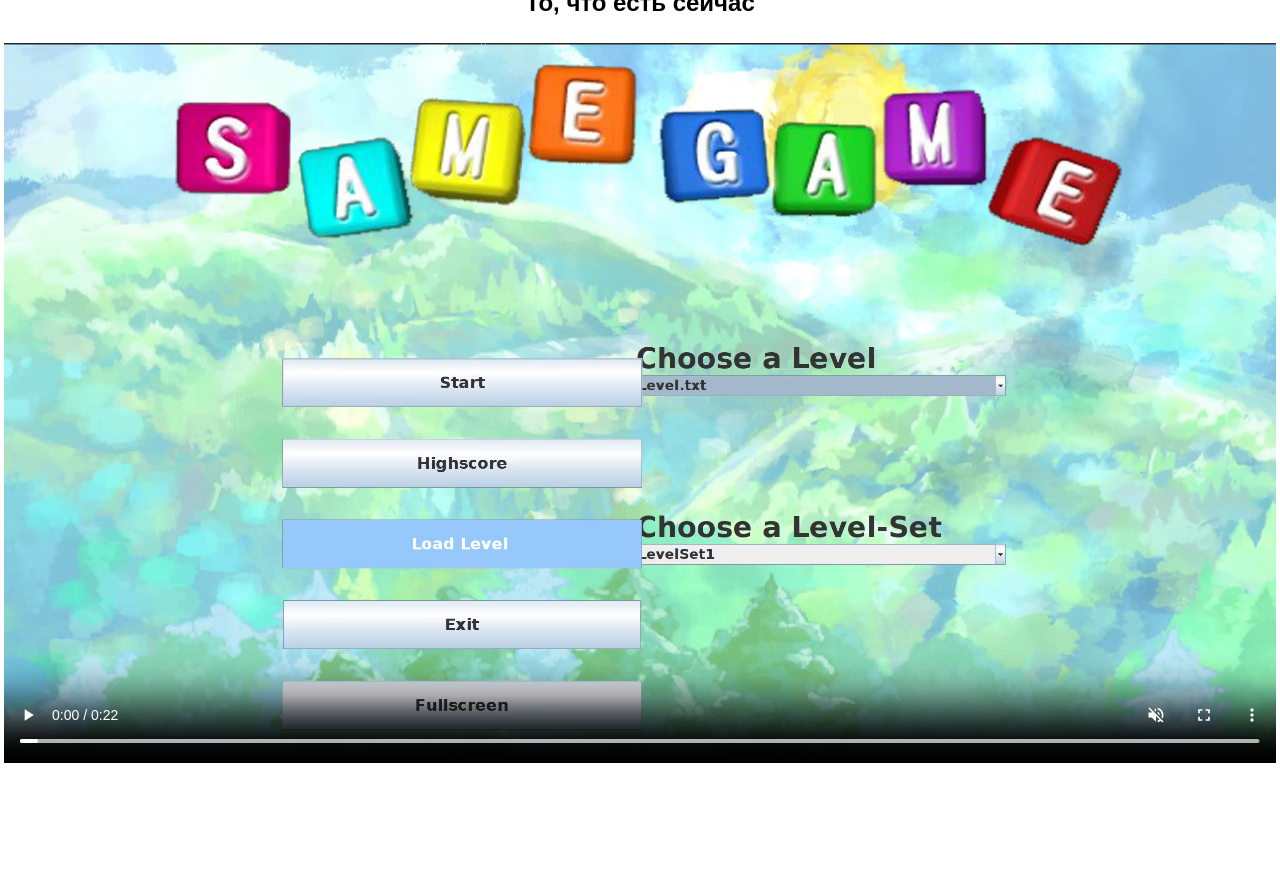
<file: Platform/index.html>
<!DOCTYPE html>
<html lang="en">
<head>
    <meta charset="UTF-8">
    <title>Nova-Platform Overview</title>
    <script src="d3.v7.min.js"></script>
    <style>
        body {
            font-family: Arial, sans-serif;
            margin: 120px;
            line-height: 1.6;

        }
        a:hover {
    text-decoration: underline;
}
    a {
        color: black;
        text-decoration: none;
    }
        ul {
            margin-left: 20px;
        }
	.chart-container {
            display: flex;
            flex-direction: column;
            align-items: center;
        }
        .chart-container svg {
            width: 100%;
            height: auto;
            max-width: 800px;
        }
        svg { 
            margin: 2px auto;
            background-color: white; 
            border-radius: 10px;
            box-shadow: 0 0 15px rgba(0,0,0,0.1); 
            transition: all 0.3s ease;
        }
        .center-circle { 
            fill: url(#centerGradient); 
            stroke: #333; 
            stroke-width: 2; 
            filter: drop-shadow(0 0 5px rgba(70, 130, 180, 0.5));
        }
        .center-text { 
            font-size: clamp(50px, 4vw, 40px);
            font-weight: bold; 
            fill: white; 
            text-anchor: middle; 
            dominant-baseline: central; 
        }
        .genre-sector { 
            stroke: white; 
            stroke-width: 1.5; 
            transition: all 0.2s ease;
        }
        .genre-sector:hover { 
            opacity: 0.8; 
            stroke-width: 2;
            filter: drop-shadow(0 0 10px rgba(0,0,0,0.2));
        }
        .genre-text { 
            font-size: clamp(25px, 2.5vw, 25px);
            fill: #333; 
            text-anchor: middle; 
            dominant-baseline: central; 
            font-weight: 600;
            pointer-events: none;
        }
        #gameModal { 
            font-size: clamp(25px, 2.5vw, 25px);
            display: none; 
            position: fixed; 
            top: 0; 
            left: 0; 
            width: 100%; 
            height: 100%; 
            background: rgba(0,0,0,0.7); 
            justify-content: center; 
            align-items: center; 
            z-index: 1000; 
        }
        #gameModal .modal-content { 
            background: white; 
            padding: 25px; 
            border-radius: 10px; 
            max-width: 800px;
            width: 90%; 
            max-height: 80vh; 
            overflow-y: auto; 
            box-shadow: 0 0 20px rgba(0,0,0,0.3);
        }
        .game-25d {
            color: #0000FF;
        }
        .game-3d {
            color: #e74c3c;
        }
        .dimension-icon {
            width: 16px;
            height: 16px;
            margin-left: 5px;
            vertical-align: middle;
        }

        button {
    font-size: 1.1em;       /* Larger text */
    font-weight: bold;      /* Bold text */
    background-color: blue; /* Blue background */
    color: white;           /* White text for contrast */
    border: none;           /* Optional: remove default border */
    padding: 10px 20px;     /* Optional: add padding */
    border-radius: 4px;     /* Optional: rounded corners */
    cursor: pointer;        /* Optional: pointer cursor on hover */
}
    </style>
</head>
<body>

<a class="portfolio-home-link" href="../index.html" aria-label="Back to project archive">BACK TO ARCHIVE</a>
<style>
.portfolio-home-link {
    position: fixed;
    left: 0;
    top: 50%;
    transform: translateY(-50%);
    z-index: 2147483000;

    display: flex;
    align-items: center;
    justify-content: center;

    padding: 22px 17px 22px 11px;

    background: rgba(15, 23, 42, 0.88);
    color: #f1f5f9 !important;

    border: 1px solid rgba(140, 150, 150, 0.45);
    border-left: none;
    border-radius: 0 50px 50px 0;

    font: 10px Arial, sans-serif;
    letter-spacing: 0.1em;
    text-decoration: none !important;

    writing-mode: vertical-rl;
    white-space: nowrap;

    backdrop-filter: blur(8px);
    box-shadow: 4px 0 18px rgba(0, 0, 0, 0.2);

    transition: 
        padding 0.3s ease,
        background 0.3s ease,
        color 0.3s ease;
}

.portfolio-home-link:hover {
    padding-left: 16px;
    padding-right: 22px;
    background: #c4f36a;
    color: #171916 !important;
    border-color: #c4f36a;
}

</style>

<h1 style="text-align: center; margin-top: 0.67em; margin-bottom: 0em;">Nova-Platform</h1>
<p style="text-align: center; margin-top: 0em; font-size: 20px; margin-bottom : 3em"><strong>Платформа для разработки игр в жанре платформер</strong></p>
<p>Nova-Platform основанна на <a href="https://www.lwjgl.org/" target="_blank"><strong>LWJGL</strong></a>. Включает в себя кодовую базу: базовые классы, модули, библиотеки и т.п. Направлена на быстрое
    создание MVP (Minimum Viable Product) прототипов во многих
    под-жанрах платформера.
<p>Первый этап разработки предполагает:</p>
<ul>
    <li>2D/2.5D платформеры</li>
    <li>Windows/Linux операционки (с возможным расширением на macOS)</li>
    <li>Дистрибьюция через Steam и <a href="https://itch.io/" target="_blank"><strong>itch.io</strong></a></li>
</ul>
<div class="chart-container ">
    <p>Возможные под-жанры и примеры успешных игр</p>
    <svg id="chart"></svg>
</div>

<div id="gameModal" class="flex">
    <div class="modal-content">
        <h2 id="modalTitle" class="text-4xl font-bold mb-4 text-gray-800"></h2>
        <ul id="gameList"></ul>
        <button onclick="closeModal()" class="mt-4 bg-blue-500 text-white px-4 py-2 rounded hover:bg-blue-600 transition">Close</button>
    </div>
</div>

<h2 style=" margin-top : 6em">Монетизационная модель</h2>
<ul>
    <li>Платные игры</li>
    <li>DLC (доп. контент и косметика)</li>
    <li>Микротранзакции (где возможно)</li>
</ul>

<h2 style="text-align: center; margin-top : 3em">Этап разработки 1</h2>

<h3>Фаза 1 - "Базовый сайд-скроллер 2D/2.5D платформер"</h3>
<ul>
    <li>Базовые уровни</li>
    <li>Персонаж: движение, гравитация, столкновения</li>
    <li>Движение камеры</li>
    <li>Базовая боевая система:
        <ul>
            <li>вариации атак на малых дистанциях</li>
            <li>управление уроном</li>
        </ul>
    </li>
    <li>Базовые звуковые эффекты</li>
    <li>Базовые враги</li>
</ul>

<h3>Фаза 2 - "Расширение возможностей персонажа"</h3>
<ul>
    <li>Расширение боевой системы:
        <ul>
            <li>атаки на расстоянии</li>
            <li>защитные способности</li>
            <li>парирование (на рассмотрении)</li>
        </ul>
    </li>
    <li>Расширение возможностей передвижения:
        <ul>
            <li>рывок</li>
            <li>двойной прыжок</li>
            <li>скольжение по стенам / зависание / лазание / прыжок</li>
            <li>возможность использовать снаряды или врагов для прыжка</li>
            <li>На рассмотрении: телепорт, гарпун</li>
        </ul>
    </li>
</ul>

<h3>Фаза 3 – "Окружение"</h3>
<ul>
    <li>Редактор уровней</li>
    <li>Параллакс окружения, анимация</li>
    <li>Реакции окружающей среды на игровой процесс</li>
    <li>Улучшение камеры</li>
    <li>Переход между уровнями</li>
</ul>

<p style="margin-top: 5em;">Завершение первого этапа разработки открывает возможность для создания коммерческого проекта в релиз. Лучшим кандидатом субъективно считаю повествовательный платформер
    (Narrative-Driven Platformer).</p>
<p>В следующих этапах разработки платформы:</p>
<ul>
    <li>Система прокачки (для Roguelike/Roguelite/Metroidvania)</li>
    <li>Мультиплеер (локальный, затем сетевой) для Arena и Action-Multiplayer платформеров</li>
    <li>Разработка интересных механик</li>
    <ol>
        <li><a href="https://store.steampowered.com/app/499180/Braid_Anniversary_Edition/" target="_blank"><strong>Braid</strong></a></li>
        <li><a href="https://store.steampowered.com/app/1796220/Laika_Aged_Through_Blood/" target="_blank"><strong>Laika: Aged Through Blood</strong></a></li>
        <li><a href="https://store.steampowered.com/app/1928690/Bionic_Bay/" target="_blank"><strong>Bionic Bay</strong></a></li>
        <li><a href="https://store.steampowered.com/app/252110/Lovers_in_a_Dangerous_Spacetime/" target="_blank"><strong>Lovers in a Dangerous Spacetime</strong></a></li>
        <li><a href="https://store.steampowered.com/app/1225570/Unravel_Two/" target="_blank"><strong>Unravel Two</strong></a></li>
    </ol>
    <li>Переход к 3D</li>
</ul>
<p>Также хотелось бы отметить игры с выдающимся визуальным дизайном:</p>
<ul>
    <li><a href="https://store.steampowered.com/app/1568400/Sheepy_A_Short_Adventure/" target="_blank"><strong>Sheepy: A Short Adventure</strong></a></li>
    <li><a href="https://store.steampowered.com/app/1484900/Hoa/" target="_blank"><strong>Hoa</strong></a></li>
    <li><a href="https://store.steampowered.com/app/2878220/Space_Adventure_Cobra__The_Awakening/" target="_blank"><strong>Space Adventure Cobra - The Awakening	</strong></a></li>
    <li><a href="https://store.steampowered.com/app/268910/Cuphead/" target="_blank"><strong>Cuphead</strong></a></li>
    <li><a href="https://store.steampowered.com/app/2254950/The_Eternal_Life_of_Goldman/" target="_blank"><strong>The Eternal Life of Goldman</strong></a></li>
</ul>

<h2 style="text-align: center; margin-top : 3em">То, что есть сейчас</h2>

<div style="display: flex; justify-content: center;">
<video controls width="1280" height="720" autoplay muted loop>
        <source src="video.webm" type="video/webm">
        <p>Your browser does not support this video. <a href="video.webm">Download the video</a>.</p>
    </video>
</div>

<script>
    // Data for genres with games and Steam URLs (all links verified)
    const genres = [
        {
            name: "Action-Platformers",
            value: 1,
            color: "#ff6b6b",
            games: [
                { name: "Hollow Knight", url: "https://store.steampowered.com/app/367520/Hollow_Knight/" },
                { name: "Ori and the Blind Forest", url: "https://store.steampowered.com/app/261570/Ori_and_the_Blind_Forest/" },
                { name: "Ori and the Will of the Wisps", url: "https://store.steampowered.com/app/1057090/Ori_and_the_Will_of_the_Wisps/" },
                { name: "Katana ZERO", url: "https://store.steampowered.com/app/460950/Katana_ZERO/" },
                { name: "Nine Sols", url: "https://store.steampowered.com/app/1809540/Nine_Sols/" },
                { name: "Shank 2", url: "https://store.steampowered.com/app/102840/Shank_2/" },
                { name: "The Mobius Machine", url: "https://store.steampowered.com/app/2281940/The_Mobius_Machine/", dimension: "25d" },
                { name: "Soda Crisis", url: "https://store.steampowered.com/app/1592670/Soda_Crisis/", dimension: "25d" },
                { name: "MIO: Memories in Orbit", url: "https://store.steampowered.com/app/1672810/MIO_Memories_in_Orbit/", dimension: "25d" },
                { name: "Prince of Persia: The Lost Crown", url: "https://store.steampowered.com/app/2751000/Prince_of_Persia_The_Lost_Crown/", dimension: "25d" }
            ]
        },
        {
            name: "Action-Platformers Multiplayer",
            value: 1,
            color: "#4ecdc4",
            games: [
                { name: "Cuphead", url: "https://store.steampowered.com/app/268910/Cuphead/" },
                { name: "Castle Crashers", url: "https://store.steampowered.com/app/204360/Castle_Crashers/" },
                { name: "Guns, Gore and Cannoli 1&2", url: "https://store.steampowered.com/bundle/30823/Capo_Dei_Capi/" },
                { name: "BattleBlock Theater", url: "https://store.steampowered.com/app/238460/BattleBlock_Theater/" },
                { name: "Broforce", url: "https://store.steampowered.com/app/274190/Broforce/" },
                { name: "Guacamelee! 1&2", url: "https://store.steampowered.com/bundle/45249/Guacamelee_Collection/" },
                { name: "Unruly Heroes", url: "https://store.steampowered.com/app/780350/Unruly_Heroes/" },
                { name: "Lovers in a Dangerous Spacetime", url: "https://store.steampowered.com/app/252110/Lovers_in_a_Dangerous_Spacetime/" },
                { name: "Unravel Two", url: "https://store.steampowered.com/app/1225570/Unravel_Two/", dimension: "25d" },
                { name: "Nikoderiko: The Magical World", url: "https://store.steampowered.com/app/2374190/Nikoderiko_The_Magical_World__Directors_Cut/", dimension: "25d" },
                { name: "Big Helmet Heroes", url: "https://store.steampowered.com/app/2397250/Big_Helmet_Heroes/", dimension: "3d" },
                { name: "It Takes Two", url: "https://store.steampowered.com/app/1426210/It_Takes_Two/", dimension: "3d" },
                { name: "Split Fiction", url: "https://store.steampowered.com/app/2001120/Split_Fiction/", dimension: "3d" }
            ]
        },
        {
            name: "Rogue-Like Platformers",
            value: 1,
            color: "#45b7d1",
            games: [
        { name: "Dead Cells", url: "https://store.steampowered.com/app/588650/Dead_Cells/" },
                { name: "Spelunky 2", url: "https://store.steampowered.com/app/418530/Spelunky_2/" },
                { name: "Have a Nice Death", url: "https://store.steampowered.com/app/1740720/Have_a_Nice_Death/" },
                { name: "Skul: The Hero Slayer", url: "https://store.steampowered.com/app/1147560/Skul_The_Hero_Slayer/" }
            ]
        },
        {
            name: "Arena-Platformers",
            value: 1,
            color: "#96ceb4",
            games: [
                { name: "Move or Die", url: "https://store.steampowered.com/app/323850/Move_or_Die/" },
                { name: "Brawlhalla", url: "https://store.steampowered.com/app/291550/Brawlhalla/" }
            ]
        },
        {
            name: "Narrative-Driven Platformers",
            value: 1,
            color: "#ffeead",
            games: [
                                { name: "Valiant Hearts: The Great War", url: "https://store.steampowered.com/app/260230/Valiant_Hearts_The_Great_War__Soldats_Inconnus__Mmoires_de_la_Grande_Guerre/" },
                { name: "Spiritfarer®: Farewell", url: "https://store.steampowered.com/app/972660/Spiritfarer_Farewell_Edition/" },
                { name: "The Eternal Life of Goldman", url: "https://store.steampowered.com/app/2254950/The_Eternal_Life_of_Goldman/" },
                { name: "Journey", url: "https://store.steampowered.com/app/638230/Journey/", dimension: "3d" }
            ]
        },
        {
            name: "Puzzle-Platformers",
            value: 1,
            color: "#d4a5a5",
            games: [
                { name: "Braid", url: "https://store.steampowered.com/app/26800/Braid/" },
                { name: "LIMBO", url: "https://store.steampowered.com/app/48000/LIMBO/" },
                { name: "FEZ", url: "https://store.steampowered.com/app/224760/FEZ/" },
                { name: "FAR: Lone Sails", url: "https://store.steampowered.com/app/609320/FAR_Lone_Sails/" },
                { name: "Little Nightmares 1&2", url: "https://store.steampowered.com/bundle/25271/Little_Nightmares_I__II/" },
                { name: "Biped", url: "https://store.steampowered.com/app/1071870/Biped/", dimension: "3d" },
                { name: "The Plucky Squire", url: "https://store.steampowered.com/app/1627570/Otvazhnyj_pazh/", dimension: "3d" }
            ]
        }
    ];

    // SVG setup
const svgContainer = document.getElementById("chart");
const width = Math.min(window.innerWidth, 1200); // adaptive max width
const height = width;
    const radius = Math.min(width, height) / 2 - 10;
    const centerX = width / 2;
    const centerY = height / 2;

const svg = d3.select("#chart")
.attr("viewBox", `0 0 ${width} ${height}`)
.attr("preserveAspectRatio", "xMidYMid meet")
.style("width", "100%")
.style("height", "auto");

    // Add gradient to center circle
    const defs = svg.append("defs");
    const gradient = defs.append("radialGradient")
        .attr("id", "centerGradient")
        .attr("cx", "50%").attr("cy", "50%").attr("r", "50%");
    gradient.append("stop").attr("offset", "0%").attr("stop-color", "#4682b4");
    gradient.append("stop").attr("offset", "100%").attr("stop-color", "#2a4e6c");

    // Central circle for Nova-Platformer
    svg.append("circle")
        .attr("class", "center-circle")
        .attr("cx", centerX)
        .attr("cy", centerY)
        .attr("r", radius);

    // Central text with wrapping
    const centerText = svg.append("text")
        .attr("class", "center-text")
        .attr("x", centerX)
        .attr("y", centerY)
        .text("Nova-Platform");

    // Pie chart layout
    const pie = d3.pie()
        .value(d => d.value)
        .sort(null);

    const arc = d3.arc()
        .innerRadius(radius * 0.4)
        .outerRadius(radius);

    // Create genre sectors with animation
    const sectors = svg.selectAll(".genre-sector")
        .data(pie(genres))
        .enter()
        .append("path")
        .attr("class", "genre-sector")
        .attr("fill", d => d.data.color)
        .attr("transform", `translate(${centerX},${centerY})`)
        .attr("data-genre", d => d.data.name)
        .attr("d", arc)
        .on("click", function(event, d) {
            showModal(d.data.name, d.data.games);
        })
        .on("mouseover", function(event, d) {
            d3.select(this).style("opacity", 0.8);
        })
        .on("mouseout", function() {
            d3.select(this).style("opacity", 1);
        });

    // Add text labels inside sectors
    svg.selectAll(".genre-text")
        .data(pie(genres))
        .enter()
        .append("text")
        .attr("class", "genre-text")
        .attr("transform", d => {
            const [x, y] = arc.centroid(d);
            return `translate(${centerX + x}, ${centerY + y - 20})`;
        })
        .text(d => `${d.data.name}`)
        .call(wrapText, 20);

    // Modal functions
    function showModal(genre, games) {
        d3.select("#modalTitle").text(`${genre}`);
        const gameList = d3.select("#gameList");
        gameList.selectAll("*").remove();

        gameList.selectAll("li")
            .data(games)
            .enter()
            .append("li")
            .html(d => {
                let className = "";
                let icon = "";

                if (d.dimension === "25d") {
                    className = "game-25d";
                    icon = `<span class="dimension-tag" title="2.5D Game">[2.5D]</span>`;
                } else if (d.dimension === "3d") {
                    className = "game-3d";
                    icon = `<span class="dimension-tag" title="3D Game">[3D]</span>`;
                }

                return `<a href="${d.url}" target="_blank" class="${className} hover:underline">${d.name}</a> ${icon}`;
            });

        d3.select("#gameModal").style("display", "flex");
    }

    function closeModal() {
        d3.select("#gameModal").style("display", "none");
    }

    // Text wrapping function
    function wrapText(text, width) {
        text.each(function() {
            const text = d3.select(this);
            const words = text.text().split(/\s+/).reverse();
            let word;
            let line = [];
            let lineNumber = 0;
            const lineHeight = 1.1;
            const y = text.attr("y") || 0;
            const x = text.attr("x") || 0;
            let tspan = text.text(null)
                .append("tspan")
                .attr("x", x)
                .attr("y", y);

            while (word = words.pop()) {
                line.push(word);
                tspan.text(line.join(" "));
                if (tspan.node().getComputedTextLength() > width) {
                    line.pop();
                    tspan.text(line.join(" "));
                    line = [word];
                    tspan = text.append("tspan")
                        .attr("x", x)
                        .attr("y", y)
                        .attr("dy", ++lineNumber * lineHeight + "em")
                        .text(word);
                }
            }
        });
    }

</script>
</body>
</html>
</file>
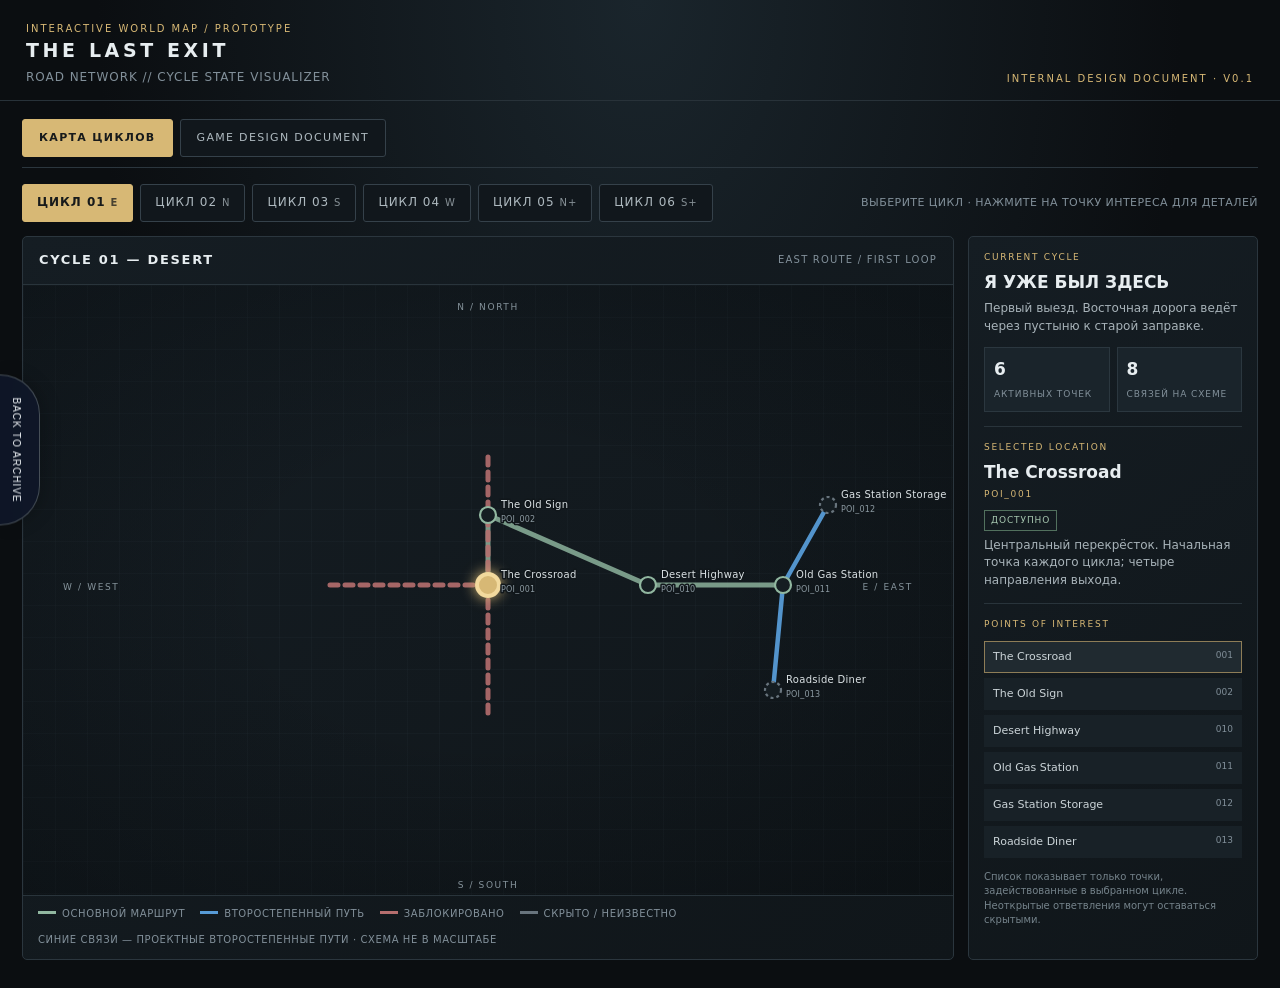
<file: The Last Exit/index.html>
<!DOCTYPE html>
<html lang="ru">
<head>
<meta charset="UTF-8" />
<meta name="viewport" content="width=device-width, initial-scale=1.0" />
<title>THE LAST EXIT — Карта циклов</title>
<style>
:root{--bg:#0b0e11;--panel:#12181d;--panel2:#182128;--line:#39464f;--muted:#82909a;--text:#e7edf0;--accent:#d7b875;--open:#91b7a0;--blocked:#b56e6e;--hidden:#68747d;--focus:#f2d99d}
*{box-sizing:border-box}body{margin:0;background:radial-gradient(ellipse at 50% 0%,#1a252c 0,#0b0e11 60%);color:var(--text);font:14px/1.45 Inter,ui-sans-serif,system-ui,-apple-system,Segoe UI,sans-serif;min-height:100vh}
header{padding:22px 26px 14px;border-bottom:1px solid #283239;display:flex;align-items:flex-end;justify-content:space-between;gap:18px}h1{font-size:19px;letter-spacing:.19em;margin:0;font-weight:650}header p{margin:5px 0 0;color:var(--muted);font-size:12px;letter-spacing:.08em}.tag{color:var(--accent);font-size:10px;letter-spacing:.2em;text-transform:uppercase}
main{max-width:1500px;margin:auto;padding:18px 22px 28px}.toolbar{display:flex;align-items:center;justify-content:space-between;gap:14px;margin-bottom:14px;flex-wrap:wrap}.cycles{display:flex;gap:7px;flex-wrap:wrap}.cycle{border:1px solid #35414a;background:#11171c;color:#aeb9bf;padding:9px 14px;border-radius:3px;cursor:pointer;font:inherit;font-size:12px;letter-spacing:.08em;transition:.15s}.cycle:hover{border-color:#82909a;color:#fff}.cycle.active{background:#d7b875;color:#171a1b;border-color:#d7b875;font-weight:700}.cycle small{opacity:.75;margin-left:5px}.toolbar-note{color:var(--muted);font-size:11px;letter-spacing:.04em}
.layout{display:grid;grid-template-columns:minmax(0,1fr) 290px;gap:14px}.map-panel,.side-panel{background:linear-gradient(145deg,#151d23,#10161a);border:1px solid #2b363e;border-radius:5px;overflow:hidden}.map-head{padding:14px 16px;border-bottom:1px solid #29343b;display:flex;justify-content:space-between;align-items:center;gap:10px}.map-head h2{font-size:13px;margin:0;letter-spacing:.13em;font-weight:600}.map-head span{font-size:10px;color:var(--muted);letter-spacing:.12em}.map-wrap{position:relative;min-height:610px;background-image:linear-gradient(rgba(140,160,170,.035) 1px,transparent 1px),linear-gradient(90deg,rgba(140,160,170,.035) 1px,transparent 1px);background-size:32px 32px}.map-wrap:after{content:"";position:absolute;inset:0;pointer-events:none;background:radial-gradient(ellipse at center,transparent 35%,rgba(4,7,9,.36) 100%)}svg{width:100%;height:610px;display:block;position:relative;z-index:1}.road{fill:none;stroke-linecap:round;stroke-linejoin:round;stroke-width:5}.road.open{stroke:var(--open);opacity:.82}.road.blocked{stroke:var(--blocked);stroke-dasharray:8 7;opacity:.9}.road.hidden{stroke:var(--hidden);stroke-dasharray:2 8;opacity:.7}.road.secondary{stroke:#579bd6;stroke-width:4.5;opacity:.95}.road.known{stroke-width:2;opacity:.5}.node{cursor:pointer}.node circle{stroke-width:2.2;fill:#151d22;transition:.15s}.node.open circle{stroke:var(--open)}.node.blocked circle{stroke:var(--blocked)}.node.hidden circle{stroke:var(--hidden);stroke-dasharray:3 3}.node.central circle{fill:#d7b875;stroke:#f1dba8}.node.selected circle{stroke:var(--focus);stroke-width:4;filter:drop-shadow(0 0 7px #d7b875)}.node text{fill:#dbe2e5;font-size:10px;letter-spacing:.03em;paint-order:stroke;stroke:#11171b;stroke-width:3px;stroke-linejoin:round;pointer-events:none}.node .id{fill:#8c9aa2;font-size:8px}.node.hidden-node{opacity:.5}.direction{fill:#85939b;font-size:9px;letter-spacing:.18em}.map-foot{display:flex;justify-content:space-between;gap:12px;flex-wrap:wrap;padding:11px 15px;border-top:1px solid #29343b;color:var(--muted);font-size:10px;letter-spacing:.06em}.legend{display:flex;gap:15px;flex-wrap:wrap}.legend i{display:inline-block;width:18px;height:3px;margin:0 6px 3px 0;vertical-align:middle}.legend .l-open{background:var(--open)}.legend .l-blocked{background:var(--blocked)}.legend .l-hidden{background:var(--hidden);background-image:linear-gradient(90deg,#68747d 50%,transparent 50%);background-size:4px 3px}
.side-panel{padding:0 15px 15px}.side-section{padding:14px 0;border-bottom:1px solid #29343b}.side-section:last-child{border:0}.eyebrow{font-size:9px;color:var(--accent);letter-spacing:.19em;text-transform:uppercase}.side-panel h3{font-size:17px;margin:6px 0 3px;font-weight:600}.side-panel p{color:#a8b3b9;font-size:12px;margin:6px 0 0}.stat-grid{display:grid;grid-template-columns:1fr 1fr;gap:7px;margin-top:12px}.stat{background:#1a242b;padding:9px;border:1px solid #2b373f}.stat b{display:block;font-size:17px;font-weight:600}.stat span{color:var(--muted);font-size:9px;letter-spacing:.1em;text-transform:uppercase}.poi-list{display:flex;flex-direction:column;gap:5px;margin-top:10px;max-height:250px;overflow:auto}.poi-item{display:flex;justify-content:space-between;gap:8px;text-align:left;padding:7px 8px;border:1px solid transparent;background:#182127;color:#cbd4d8;cursor:pointer;font:inherit;font-size:11px}.poi-item:hover,.poi-item.active{border-color:#8e7d57;background:#202a30}.poi-item em{font-style:normal;color:#82909a;font-size:9px;white-space:nowrap}.status{display:inline-block;padding:3px 6px;border:1px solid #3b484f;color:#b7c2c8;font-size:9px;letter-spacing:.1em;text-transform:uppercase;margin-top:9px}.status.open{border-color:#52715e;color:#a7c7b0}.status.blocked{border-color:#805454;color:#d19a9a}.status.hidden{border-color:#59636b;color:#9ba6ad}.note{font-size:10px!important;color:#75838b!important;margin-top:12px!important}.mobile-hint{display:none}
@media(max-width:900px){.layout{grid-template-columns:1fr}.side-panel{display:grid;grid-template-columns:1fr 1fr;gap:0 18px}.side-section:first-child{grid-column:1/-1}.map-wrap{min-height:490px}svg{height:490px}}
@media(max-width:560px){header{padding:17px 15px}main{padding:13px 10px}.toolbar{align-items:flex-start}.toolbar-note{width:100%}.cycle{padding:8px 10px}.map-head{align-items:flex-start;flex-direction:column}.map-wrap{min-height:390px}svg{height:390px}.side-panel{display:block}.mobile-hint{display:block;color:var(--muted);font-size:10px;padding:8px 14px 0}}

/* Main navigation tabs */
.main-tabs{display:flex;gap:7px;margin:0 0 16px;border-bottom:1px solid #2b363e;padding-bottom:10px}
.main-tab{border:1px solid #35414a;background:#11171c;color:#aeb9bf;padding:10px 16px;border-radius:3px;cursor:pointer;font:inherit;font-size:11px;letter-spacing:.12em}
.main-tab.active{background:#d7b875;color:#171a1b;border-color:#d7b875;font-weight:700}
.tab-pane{display:none}.tab-pane.active{display:block}
.gdd{max-width:1120px;margin:0 auto;background:linear-gradient(145deg,#151d23,#10161a);border:1px solid #2b363e;border-radius:5px;padding:26px 30px}
.gdd .gdd-kicker{color:var(--accent);font-size:10px;letter-spacing:.2em;text-transform:uppercase}
.gdd h2{font-size:22px;letter-spacing:.08em;margin:7px 0 8px}
.gdd h3{font-size:15px;letter-spacing:.08em;margin:26px 0 9px;color:#e8d5a8;text-transform:uppercase}
.gdd h4{font-size:13px;margin:16px 0 5px;color:#dce4e7}
.gdd p,.gdd li{color:#b8c3c9;font-size:13px;line-height:1.65}
.gdd ul,.gdd ol{padding-left:21px}.gdd li{margin:4px 0}
.gdd .lead{font-size:15px;color:#dce4e7;max-width:850px}
.gdd .gdd-grid{display:grid;grid-template-columns:repeat(2,minmax(0,1fr));gap:10px;margin:14px 0}
.gdd .gdd-card{background:#19232a;border:1px solid #2b373f;padding:13px 15px}
.gdd .gdd-card b{display:block;color:#e5d3a7;font-size:11px;letter-spacing:.1em;margin-bottom:5px}
.gdd .gdd-card p{margin:0;font-size:12px}
.gdd table{width:100%;border-collapse:collapse;margin:12px 0 18px;font-size:12px}
.gdd th,.gdd td{border:1px solid #344149;padding:9px 10px;text-align:left;vertical-align:top}
.gdd th{background:#1c272e;color:#e5d3a7;font-weight:600}
.gdd td{color:#b8c3c9}
.gdd .callout{border-left:2px solid var(--accent);padding:9px 13px;background:#1a2329;margin:13px 0;color:#c7d0d4;font-size:12px;line-height:1.6}
.gdd .muted{color:#84929a;font-size:11px}
@media(max-width:650px){.gdd{padding:18px 15px}.gdd .gdd-grid{grid-template-columns:1fr}.main-tab{padding:9px 11px}}

</style>
</head>
<body>

<a class="portfolio-home-link" href="../index.html" aria-label="Back to project archive">BACK TO ARCHIVE</a>
<style>
.portfolio-home-link {
    position: fixed;
    left: 0;
    top: 50%;
    transform: translateY(-50%);
    z-index: 2147483000;

    display: flex;
    align-items: center;
    justify-content: center;

    padding: 22px 17px 22px 11px;

    background: rgba(15, 23, 42, 0.88);
    color: #f1f5f9 !important;

    border: 1px solid rgba(140, 150, 150, 0.45);
    border-left: none;
    border-radius: 0 50px 50px 0;

    font: 10px Arial, sans-serif;
    letter-spacing: 0.1em;
    text-decoration: none !important;

    writing-mode: vertical-rl;
    white-space: nowrap;

    backdrop-filter: blur(8px);
    box-shadow: 4px 0 18px rgba(0, 0, 0, 0.2);

    transition: 
        padding 0.3s ease,
        background 0.3s ease,
        color 0.3s ease;
}

.portfolio-home-link:hover {
    padding-left: 16px;
    padding-right: 22px;
    background: #c4f36a;
    color: #171916 !important;
    border-color: #c4f36a;
}

</style>

<header><div><div class="tag">Interactive world map / prototype</div><h1>THE LAST EXIT</h1><p>ROAD NETWORK // CYCLE STATE VISUALIZER</p></div><div class="tag">Internal design document · v0.1</div></header>
<main>
 <nav class="main-tabs" aria-label="Разделы проекта">
  <button class="main-tab active" data-tab="mapPane">КАРТА ЦИКЛОВ</button>
  <button class="main-tab" data-tab="gddPane">GAME DESIGN DOCUMENT</button>
 </nav>
 <section id="mapPane" class="tab-pane active">
 <div class="toolbar"><div class="cycles" id="cycleButtons" aria-label="Выбор цикла"></div><div class="toolbar-note">ВЫБЕРИТЕ ЦИКЛ · НАЖМИТЕ НА ТОЧКУ ИНТЕРЕСА ДЛЯ ДЕТАЛЕЙ</div></div>
 <div class="layout">
  <section class="map-panel"><div class="map-head"><h2 id="mapTitle">CYCLE 01 — DESERT</h2><span id="mapSubtitle">EAST ROUTE / FIRST LOOP</span></div><div class="map-wrap"><svg id="map" viewBox="0 0 900 610" role="img" aria-label="Схема дорожной сети"></svg></div><div class="map-foot"><div class="legend"><span><i class="l-open"></i>ОСНОВНОЙ МАРШРУТ</span><span><i style="background:#579bd6"></i>ВТОРОСТЕПЕННЫЙ ПУТЬ</span><span><i class="l-blocked"></i>ЗАБЛОКИРОВАНО</span><span><i class="l-hidden"></i>СКРЫТО / НЕИЗВЕСТНО</span></div><span>СИНИЕ СВЯЗИ — ПРОЕКТНЫЕ ВТОРОСТЕПЕННЫЕ ПУТИ · СХЕМА НЕ В МАСШТАБЕ</span></div><div class="mobile-hint">На узких экранах карту можно прокручивать по горизонтали.</div></section>
  <aside class="side-panel">
   <div class="side-section"><div class="eyebrow">Current cycle</div><h3 id="cycleName">Я УЖЕ БЫЛ ЗДЕСЬ</h3><p id="cycleDesc">Первый выезд. Восточная дорога ведёт через пустыню к старой заправке.</p><div class="stat-grid"><div class="stat"><b id="poiCount">6</b><span>Активных точек</span></div><div class="stat"><b id="roadCount">5</b><span>Связей на схеме</span></div></div></div>
   <div class="side-section"><div class="eyebrow">Selected location</div><h3 id="selectedName">The Crossroad</h3><div class="eyebrow" id="selectedId">POI_001</div><span class="status open" id="selectedStatus">Доступно</span><p id="selectedDesc">Центральный перекрёсток. Начальная точка каждого цикла; четыре направления выхода.</p></div>
   <div class="side-section"><div class="eyebrow">Points of interest</div><div class="poi-list" id="poiList"></div><p class="note">Список показывает только точки, задействованные в выбранном цикле. Неоткрытые ответвления могут оставаться скрытыми.</p></div>
  </aside>
 </div>

 </section>
 <section id="gddPane" class="tab-pane">
  <article class="gdd">
   <div class="gdd-kicker">THE LAST EXIT // GAME DESIGN DOCUMENT // WEB MVP</div>
   <h2>THE LAST EXIT</h2>
   <p class="lead">Автомобильная roguelite-игра об исследовании бесконечной дорожной сети, которая меняется после каждого цикла. Игрок пытается найти выход, постепенно понимая, что дороги связаны с происходящим в больнице.</p>
   <div class="gdd-grid">
    <div class="gdd-card"><b>ЖАНР</b><p>Exploration roguelite / mystery / narrative puzzle.</p></div>
    <div class="gdd-card"><b>ФОРМАТ MVP</b><p>Веб-прототип на 6 циклов с выбором маршрутов, картой, событиями и сохранением знаний.</p></div>
    <div class="gdd-card"><b>КЛЮЧЕВАЯ ФАНТАЗИЯ</b><p>Ты снова оказываешься на знакомом перекрёстке. Мир изменился, но некоторые детали помнят тебя.</p></div>
    <div class="gdd-card"><b>ЦЕЛЬ ИГРОКА</b><p>Найти маршрут, которого нет на обычной карте, и выбраться из меняющейся дорожной сети.</p></div>
   </div>

   <h3>1. Концепция и видение</h3>
   <p>THE LAST EXIT строится вокруг повторяющегося путешествия. Каждый цикл начинается на одном и том же центральном перекрёстке, но доступные дороги, найденные подсказки и состояние мира меняются. Автомобиль — инструмент исследования и управления ресурсами, а не дом и не отдельный персонаж.</p>
   <p>Главный источник напряжения — противоречие между знакомым и невозможным: игрок узнаёт места, предметы и сообщения, но обнаруживает, что они не должны существовать или помнят события, которых ещё не было.</p>
   <div class="callout"><b>Тон:</b> лиминальная атмосфера, пустые пространства, туман, дорожные знаки, редкие голоса по радио, повторяющиеся ориентиры и постепенное смещение реальности. Не объяснять загадку слишком рано.</div>

   <h3>2. Основные принципы дизайна</h3>
   <ol>
    <li><b>Знание важнее добычи.</b> Физические ресурсы и предметы могут теряться, но открытия, записи и понимание дорожной сети остаются с игроком.</li>
    <li><b>Повторение должно менять смысл.</b> Знакомые сцены возвращаются с небольшими, но значимыми изменениями.</li>
    <li><b>Карта — стратегический инструмент.</b> Она показывает известную структуру, но не раскрывает все скрытые соединения.</li>
    <li><b>Неопределённость должна быть честной.</b> Игрок может не знать, что находится за поворотом, но должен понимать, почему доступ к маршруту заблокирован или изменился.</li>
    <li><b>Сюжет раскрывается через исследование.</b> Радио, окружение, найденные записи и аномалии важнее длинных объясняющих диалогов.</li>
   </ol>

   <h3>3. Игровой цикл</h3>
   <ol>
    <li>Игрок появляется на центральном перекрёстке и садится в автомобиль.</li>
    <li>Получает краткую вводную сцену; повторяющиеся участки со временем можно сокращать.</li>
    <li>Выбирает одно из четырёх направлений или ранее открытое ответвление.</li>
    <li>Исследует точки интереса, собирает предметы, записи и подсказки.</li>
    <li>Принимает решения о расходе топлива, использовании оборудования и продолжении маршрута.</li>
    <li>Цикл заканчивается из-за исчерпания ресурсов, поломки, аномалии или сюжетного события.</li>
    <li>Происходит переход через яркий свет и звуки реанимации; игрок возвращается к перекрёстку с накопленными знаниями.</li>
   </ol>
   <p class="muted">Целевой темп MVP: каждый цикл — до 10 минут и не более 20 значимых действий игрока.</p>

   <h3>4. Автомобиль и ресурсы</h3>
   <table>
    <thead><tr><th>Система</th><th>Функция</th><th>Роль в геймплее</th></tr></thead>
    <tbody>
     <tr><td>Топливо</td><td>Ограничивает дальность поездки.</td><td>Основной таймер давления; заставляет выбирать, какие точки исследовать.</td></tr>
     <tr><td>Двигатель</td><td>Может получать повреждения и ломаться.</td><td>Альтернативная причина завершения цикла; создаёт риск при продолжении пути.</td></tr>
     <tr><td>Фары</td><td>Освещают дорогу и отдельные объекты.</td><td>Позволяют замечать детали и влияют на ощущение опасности.</td></tr>
     <tr><td>Радио</td><td>Принимает передачи, шумы и голоса.</td><td>Канал повествования, подсказок и предупреждений.</td></tr>
     <tr><td>Навигация</td><td>Отображает известную дорожную сеть.</td><td>Помогает планировать маршрут, но не гарантирует точность текущих соединений.</td></tr>
    </tbody>
   </table>
   <p>Поездки могут быть представлены короткими cutscene в MVP. В расширенной версии игрок сможет управлять автомобилем на отдельных участках. Карта при этом остаётся стратегическим интерфейсом выбора маршрута.</p>

   <h3>5. Карта и система Road Shifting</h3>
   <p>Мир представлен графом: точки интереса (POI) — узлы, дороги — рёбра. После завершения цикла соединения могут изменяться. Точка может существовать в мире, но быть неизвестной игроку или недоступной в текущем состоянии.</p>
   <table>
    <thead><tr><th>Состояние связи</th><th>Значение</th><th>Отображение</th></tr></thead>
    <tbody>
     <tr><td>Open</td><td>Маршрут доступен сейчас.</td><td>Сплошная линия.</td></tr>
     <tr><td>Blocked</td><td>Игрок знает о маршруте, но проехать нельзя.</td><td>Пунктирная линия.</td></tr>
     <tr><td>Hidden / Unknown</td><td>Соединение ещё не обнаружено или скрыто условием.</td><td>Точечная линия либо отсутствие линии на карте.</td></tr>
    </tbody>
   </table>
   <ul>
    <li>Не показывать игроку все POI сразу: на каждом цикле активны примерно 10–15 точек или меньше.</li>
    <li>Разделять существование POI, открытие знания о нём, текущую доступность и состояние соединений.</li>
    <li>Знание о найденных дорогах сохраняется между циклами, даже если сами дороги перестраиваются.</li>
    <li>Четыре направления от стартового перекрёстка фиксированы: East — Desert, North — Woods, South — Network/Tunnel, West — Coast.</li>
    <li>Радиостанция цикла 5 — ответвление северной сети; Toll Plaza цикла 6 — ответвление южной сети. Это не новые стартовые направления.</li>
   </ul>

   <h3>6. Прогресс и сохранение</h3>
   <div class="gdd-grid">
    <div class="gdd-card"><b>СБРАСЫВАЕТСЯ</b><p>Топливо, состояние двигателя, временные предметы и текущая конфигурация маршрутов.</p></div>
    <div class="gdd-card"><b>СОХРАНЯЕТСЯ</b><p>Открытые записи, найденные подсказки, известные POI, знания о маршрутах и сюжетные флаги.</p></div>
   </div>
   <p>Дополнительно существует скрытая переменная «Состояние пациента». Причина завершения цикла может влиять на неё, но отдельная числовая шкала игроку не показывается. Её изменения проявляются через реплики врачей, звуки монитора и финальные состояния.</p>

   <h3>7. Структура шести циклов</h3>
   <h4>Цикл 1 — «Я УЖЕ БЫЛ ЗДЕСЬ» / Desert</h4>
   <ul>
    <li>Первый запуск на перекрёстке; герой садится в машину и выбирает восток.</li>
    <li>Старая заправка: карта, предохранитель и ключи.</li>
    <li>Радио сообщает: «Пациент всё ещё не реагирует».</li>
    <li>Знак WELCOME BACK и повтор дороги; на поваленном дереве — инициалы героя.</li>
    <li>Топливо заканчивается. Белый свет, звук разряда и фраза: «Разряд! Давай ещё раз!»</li>
   </ul>
   <h4>Цикл 2 — «ЭТО УЖЕ ПРОИСХОДИЛО» / Woods</h4>
   <ul>
    <li>Начало повторяется, но инструкция или детали сцены уже изменились.</li>
    <li>В лесу обнаруживается брошенная машина, похожая на автомобиль героя; внутри — фотография и кассета.</li>
    <li>Запись: «Не ищи дорогу домой. Ищи дорогу, которой не было».</li>
    <li>На лобовом стекле записка: «Не позволяй им остановить сердце».</li>
    <li>Двигатель критически повреждается. Свет, сигнал монитора и команда: «Пульс падает! Дефибриллятор!»</li>
   </ul>
   <h4>Цикл 3 — «ДОРОГИ НЕ СУЩЕСТВУЕТ» / Tunnel</h4>
   <ul>
    <li>Герой осознаёт повторение и начинает цикл с намерением проверить южный маршрут.</li>
    <li>В тоннеле появляются надписи WRONG WAY и YOU HAVE BEEN HERE.</li>
    <li>В телефонной будке звучит голос героя: «Не выходи из машины».</li>
    <li>Аномальная развязка с четырьмя EXIT; скрытый EXIT 03 ведёт к больничному коридору и двери ROOM 03 — EMERGENCY.</li>
    <li>Слышны врачи: «Мы не можем его потерять». Силуэт пациента связывает дорожную реальность с больницей.</li>
    <li>Цикл завершается; радио предупреждает не возвращаться к перекрёстку. Свет, реанимация и фраза: «Есть реакция! Он открывает глаза!»</li>
   </ul>
   <h4>Цикл 4 — «БЕРЕГ, КОТОРОГО НЕТ НА КАРТЕ» / Coast</h4>
   <ul>
    <li>Западный маршрут открывает прибрежную трассу, мотель и маяк.</li>
    <li>В номере 17 находятся личные следы героя, не совпадающие с его воспоминаниями.</li>
    <li>На парковке стоят машины, словно ожидающие владельцев; маяк светит в сторону дороги.</li>
    <li>Генератор маяка становится интерактивным объектом и может менять дорожные сигналы.</li>
    <li>Цикл усиливает личную составляющую тайны, не раскрывая окончательное объяснение.</li>
   </ul>
   <h4>Цикл 5 — «СИГНАЛ ИЗ НИОТКУДА» / The Signal</h4>
   <ul>
    <li>Из уже известной северной лесной сети открывается ответвление к сигнальной башне и радиостанции.</li>
    <li>Радиопередачи дают фрагменты сообщений, которые могут относиться к разным моментам времени.</li>
    <li>В комнате наблюдения игрок сопоставляет сигнал и структуру дорожных соединений.</li>
    <li>После настройки сигнала появляется или меняется White Road.</li>
    <li>Цикл даёт игроку новый способ читать карту, а не просто ещё одну локацию.</li>
   </ul>
   <h4>Цикл 6 — «ПОСЛЕДНИЙ ПРОЕЗД» / The Toll</h4>
   <ul>
    <li>Южная сеть открывает ответвление к платной трассе и пункту оплаты.</li>
    <li>В журнале оператора обнаруживаются записи о проездах, датированные будущим.</li>
    <li>Терминал экстренной связи активирует скрытый маршрут к больнице.</li>
    <li>Игрок проходит от входа в больницу к коридору и ROOM 03; запертая дверь и обычный выход остаются проверкой накопленных знаний.</li>
    <li>Финальная задача MVP — собрать достаточную информацию, чтобы осмысленно выбрать путь к выходу, а не просто добраться до последней точки.</li>
   </ul>

   <h3>8. Точки интереса и контент</h3>
   <p>Каталог карты содержит около 48 записей POI, сгруппированных по зонам: Central, Desert, Woods, Network, Coast и Exit. Часть объектов повторяется или меняет состояние между циклами. EXIT 01, EXIT 02 и EXIT 04 лучше трактовать как варианты соединений от Four Exits Junction, а не как самостоятельные крупные локации.</p>
   <p>Каждая точка интереса должна иметь: уникальный ID, название, описание, координаты на схеме, регион, условия открытия, доступность по циклам и список связанных событий/предметов.</p>

   <h3>9. Сюжетная подача и звук</h3>
   <ul>
    <li>Повторяющиеся реплики меняются на одно-два слова или получают новый контекст.</li>
    <li>Радио используется для коротких, легко запоминающихся сообщений, а не длинных монологов.</li>
    <li>Переход между циклами сопровождается резким белым светом, сердечным монитором, голосами медиков и короткой командой персонала.</li>
    <li>Не показывать больницу полностью до третьего цикла; до этого использовать только косвенные сигналы.</li>
   </ul>

   <h3>10. Объём веб-MVP</h3>
   <table>
    <thead><tr><th>Включить в MVP</th><th>Оставить за пределами MVP</th></tr></thead>
    <tbody>
     <tr><td>6 циклов; стартовый перекрёсток; четыре направления.</td><td>Большой бесшовный 3D-мир и свободное вождение по всей сети.</td></tr>
     <tr><td>Карта-граф с переключением состояний, POI и статусами дорог.</td><td>Сложная физическая модель автомобиля и реалистичный ремонт.</td></tr>
     <tr><td>Текстовые события, выборы, инвентарь ключевых предметов.</td><td>Полноценная симуляция всех внутренних систем машины.</td></tr>
     <tr><td>Топливо, двигатель, радио, фары как упрощённые параметры/события.</td><td>Большое количество случайных процедурных событий.</td></tr>
     <tr><td>Постоянные знания, флаги открытий и скрытое состояние пациента.</td><td>Финальная production-версия всех сюжетных веток.</td></tr>
    </tbody>
   </table>

   <h3>11. Критерии готовности прототипа</h3>
   <ul>
    <li>Игрок может пройти все шесть циклов в заданной последовательности.</li>
    <li>Переключение цикла корректно обновляет активные POI и дорожные связи.</li>
    <li>Нажатие на POI показывает его ID, описание и статус.</li>
    <li>Скрытые и заблокированные маршруты визуально отличаются от доступных.</li>
    <li>Знания и сюжетные флаги не теряются при переходе между циклами.</li>
    <li>Четыре исходных направления остаются неизменными; новые зоны открываются ответвлениями.</li>
    <li>Каждый цикл содержит понятную цель, несколько открытий и ясную причину завершения.</li>
   </ul>
   <div class="callout"><b>Ключевой риск дизайна:</b> если Road Shifting будет менять дороги произвольно, игрок перестанет доверять карте и перестанет строить гипотезы. Изменения должны быть системными, объяснимыми задним числом и связаны с подсказками, которые игрок способен обнаружить.</div>
   <p class="muted">Документ объединяет текущую концепцию и структуру веб-MVP. Числа, названия и события можно уточнять по мере балансировки прототипа.</p>
  </article>
 </section>

</main>
<script>
const nodes={
'001':{name:'The Crossroad',desc:'Центральный перекрёсток. Начальная точка каждого цикла; четыре направления выхода.',x:450,y:300,group:'Central'},
'002':{name:'The Old Sign',desc:'Старый дорожный знак. Его надписи и указатели могут меняться между циклами.',x:450,y:230,group:'Central'},
'004':{name:'The Fallen Tree',desc:'Поваленное дерево с инициалами героя. Подтверждает, что маршрут уже проходили.',x:270,y:180,group:'Central'},
'010':{name:'Desert Highway',desc:'Восточная трасса через пустыню. Знакомый участок дороги, который повторяется.',x:610,y:300,group:'Desert'},
'011':{name:'Old Gas Station',desc:'Старая заправка. Здесь можно найти карту, предохранитель и ключи.',x:745,y:300,group:'Desert'},
'012':{name:'Gas Station Storage',desc:'Подсобное помещение заправки. Дополнительные предметы и следы предыдущего визита.',x:790,y:220,group:'Desert'},
'013':{name:'Roadside Diner',desc:'Закрытое придорожное кафе. Источник записей и радиопомех.',x:735,y:405,group:'Desert'},
'020':{name:'Forest Road',desc:'Северная дорога уходит в густой лес. Видимость ограничена.',x:450,y:165,group:'Woods'},
'021':{name:'Abandoned Vehicle',desc:'Брошенная машина, похожая на автомобиль героя. Внутри — фотография и кассета.',x:570,y:100,group:'Woods'},
'022':{name:'Forest Cabin',desc:'Лесная хижина. Возможное укрытие и место для изучения найденных записей.',x:350,y:80,group:'Woods'},
'023':{name:'Fallen Tree',desc:'Другое поваленное дерево, перекрывающее часть лесной дороги.',x:300,y:140,group:'Woods'},
'024':{name:'Forest Junction',desc:'Развилка в лесу. Отсюда позднее открывается ответвление к радиостанции.',x:450,y:70,group:'Woods'},
'030':{name:'Underground Tunnel',desc:'Южный тоннель. На стенах появляются предупреждения WRONG WAY и YOU HAVE BEEN HERE.',x:450,y:430,group:'Network'},
'031':{name:'Telephone Booth',desc:'Телефонная будка. Из трубки звучит голос самого героя: «Не выходи из машины».',x:315,y:470,group:'Network'},
'032':{name:'Four Exits Junction',desc:'Аномальный перекрёсток с четырьмя EXIT. Один из маршрутов ведёт к больничной реальности.',x:450,y:525,group:'Network'},
'033':{name:'EXIT 03',desc:'Скрытый выход. Соединение открывается после обнаружения нужных подсказок.',x:580,y:525,group:'Network'},
'034':{name:'Emergency Corridor',desc:'Больничный коридор. Здесь слышны голоса врачей и сигналы оборудования.',x:690,y:525,group:'Network'},
'035':{name:'Room 03 Door',desc:'Дверь палаты ROOM 03 — EMERGENCY. За ней находится пациент.',x:790,y:525,group:'Network'},
'050':{name:'Coastal Highway',desc:'Западная прибрежная трасса. Четвёртое направление от центрального перекрёстка.',x:290,y:300,group:'Coast'},
'051':{name:'Abandoned Motel',desc:'Заброшенный мотель. В номере 17 обнаруживаются следы предыдущего пребывания героя.',x:165,y:300,group:'Coast'},
'052':{name:'Motel Room 17',desc:'Номер 17. Личные вещи и записи, которые не должны были здесь оказаться.',x:100,y:225,group:'Coast'},
'053':{name:'Motel Parking',desc:'Парковка мотеля. Несколько машин стоят так, будто ждут своих владельцев.',x:110,y:380,group:'Coast'},
'054':{name:'Old Lighthouse',desc:'Старый маяк на побережье. Свет маяка иногда указывает не на море, а на дорогу.',x:65,y:470,group:'Coast'},
'055':{name:'Lighthouse Generator',desc:'Генератор маяка. Его запуск меняет состояние некоторых дорожных сигналов.',x:130,y:535,group:'Coast'},
'036':{name:'Radio Station',desc:'Радиостанция. Ответвление от северной лесной сети, а не отдельный выход с перекрёстка.',x:690,y:80,group:'Network'},
'037':{name:'Signal Junction',desc:'Развязка сигнальных дорог. Радиосигнал задаёт новый порядок соединений.',x:790,y:100,group:'Network'},
'038':{name:'Observation Room',desc:'Комната наблюдения. Здесь можно сопоставить сигналы и увидеть структуру дорожной сети.',x:790,y:185,group:'Network'},
'039':{name:'Signal Tower',desc:'Сигнальная башня. Источник повторяющегося сигнала, слышимого на радио.',x:620,y:35,group:'Network'},
'040':{name:'White Road',desc:'Белая дорога. Аномальный участок, появляющийся после настройки сигнала.',x:790,y:270,group:'Network'},
'060':{name:'Toll Road',desc:'Платная трасса. Ответвление от южной сети, ведущее к пункту контроля.',x:450,y:575,group:'Exit'},
'061':{name:'Toll Plaza',desc:'Пункт оплаты. Шлагбаум и будка оператора блокируют дальнейший проезд.',x:320,y:575,group:'Exit'},
'062':{name:'Operator Booth',desc:'Будка оператора. Внутри — журнал проезда с записями, датированными будущим.',x:220,y:575,group:'Exit'},
'063':{name:'Emergency Terminal',desc:'Терминал экстренной связи. Через него можно вызвать маршрут к больнице.',x:120,y:575,group:'Exit'},
'064':{name:'Emergency Route',desc:'Скрытый экстренный маршрут. Он соединяет дорожную сеть с больничным комплексом.',x:80,y:500,group:'Exit'},
'065':{name:'Hospital Entrance',desc:'Вход в больницу. Граница между дорожным пространством и реанимацией.',x:80,y:420,group:'Exit'},
'066':{name:'Hospital Corridor',desc:'Больничный коридор. Врачи обсуждают состояние пациента.',x:80,y:340,group:'Exit'},
'067':{name:'Room 03 — Intensive Care',desc:'Палата интенсивной терапии. Центральная сюжетная точка истории.',x:80,y:260,group:'Exit'},
'068':{name:'Locked Hospital Door',desc:'Запертая дверь. Её состояние зависит от накопленных знаний и состояния пациента.',x:165,y:190,group:'Exit'},
'069':{name:'Ordinary Exit',desc:'Обычный выход. Может оказаться настоящим выходом или ещё одной петлёй.',x:165,y:110,group:'Exit'}
};
const cycles=[
{title:'CYCLE 01 — DESERT',subtitle:'EAST ROUTE / FIRST LOOP',name:'Я УЖЕ БЫЛ ЗДЕСЬ',desc:'Первый выезд. Восточная дорога ведёт через пустыню к старой заправке.',ids:['001','002','010','011','012','013'],edges:[['001','002','open'],['002','010','open'],['010','011','open']],secondary:[['011','012'],['011','013']],blocked:[['001','020'],['001','030'],['001','050']]},
{title:'CYCLE 02 — WOODS',subtitle:'NORTH ROUTE / REPEATED MEMORY',name:'ЭТО УЖЕ ПРОИСХОДИЛО',desc:'Северный маршрут. В лесу находится брошенная машина с фотографией и кассетой.',ids:['001','002','020','021','022','023','024'],edges:[['001','002','open'],['002','020','open'],['020','021','open'],['021','024','blocked']],secondary:[['020','022'],['020','023']],blocked:[['001','010'],['001','030'],['001','050']]},
{title:'CYCLE 03 — THE NETWORK',subtitle:'SOUTH ROUTE / IMPOSSIBLE EXIT',name:'ДОРОГИ НЕ СУЩЕСТВУЕТ',desc:'Южный маршрут приводит к аномальному перекрёстку и скрытому выходу EXIT 03 в больницу.',ids:['001','002','030','031','032','033','034','035'],edges:[['001','002','open'],['002','030','open'],['030','032','open'],['032','033','open'],['033','034','open'],['034','035','blocked']],secondary:[['030','031']],blocked:[['001','010'],['001','020'],['001','050']]},
{title:'CYCLE 04 — THE COAST',subtitle:'WEST ROUTE / THE MOTEL',name:'БЕРЕГ, КОТОРОГО НЕТ НА КАРТЕ',desc:'Западная прибрежная трасса ведёт к мотелю и маяку. Здесь появляются более личные следы героя.',ids:['001','002','050','051','052','053','054','055'],edges:[['001','002','open'],['002','050','open'],['050','051','open'],['053','054','blocked']],secondary:[['051','052'],['051','053'],['054','055']],blocked:[['001','010'],['001','020'],['001','030']]},
{title:'CYCLE 05 — THE SIGNAL',subtitle:'NORTH NETWORK / RADIO STATION',name:'СИГНАЛ ИЗ НИОТКУДА',desc:'Радиостанция открывается как ответвление от уже исследованной северной лесной сети. Это не пятое направление перекрёстка.',ids:['001','002','020','024','036','037','038','039','040'],edges:[['001','002','open'],['002','020','open'],['020','024','open'],['024','036','open'],['036','037','open'],['037','038','open'],['038','040','blocked']],secondary:[['036','039']],blocked:[['001','010'],['001','030'],['001','050']]},
{title:'CYCLE 06 — THE TOLL',subtitle:'SOUTH NETWORK / HOSPITAL ROUTE',name:'ПОСЛЕДНИЙ ПРОЕЗД',desc:'Пункт оплаты — ответвление от южной сети. Терминал открывает экстренный маршрут к больнице и ROOM 03.',ids:['001','002','030','032','060','061','062','063','064','065','066','067','068','069'],edges:[['001','002','open'],['002','030','open'],['030','032','open'],['032','060','open'],['060','061','open'],['061','062','open'],['062','063','open'],['063','064','open'],['064','065','open'],['065','066','open'],['066','067','open'],['067','068','blocked'],['068','069','hidden']],secondary:[['030','031']],blocked:[['001','010'],['001','020'],['001','050']]}
];
let current=0,selected='001';
const $=id=>document.getElementById(id);
function makeButtons(){ $('cycleButtons').innerHTML=cycles.map((c,i)=>`<button class="cycle ${i===current?'active':''}" data-cycle="${i}">ЦИКЛ ${String(i+1).padStart(2,'0')}<small>${['E','N','S','W','N+','S+'][i]}</small></button>`).join('');document.querySelectorAll('.cycle').forEach(b=>b.onclick=()=>{current=+b.dataset.cycle;selected='001';render()}) }
function render(){const c=cycles[current];$('mapTitle').textContent=c.title;$('mapSubtitle').textContent=c.subtitle;$('cycleName').textContent=c.name;$('cycleDesc').textContent=c.desc;$('poiCount').textContent=c.ids.length;$('roadCount').textContent=c.edges.length+(c.secondary||[]).length+(c.blocked||[]).length;makeButtons();
 const active=new Set(c.ids),edgeMap=new Map();c.edges.forEach(e=>edgeMap.set(e[0]+'-'+e[1],e[2]));
 const allEdges=[...c.edges];(c.secondary||[]).forEach(e=>allEdges.push([e[0],e[1],'secondary']));(c.blocked||[]).forEach(e=>allEdges.push([e[0],e[1],'blocked']));
 let out='';allEdges.forEach(([a,b,status])=>{const A=nodes[a],B=nodes[b];out+=`<line class="road ${status}" x1="${A.x}" y1="${A.y}" x2="${B.x}" y2="${B.y}" />`});
 out+=`<text class="direction" x="450" y="25" text-anchor="middle">N / NORTH</text><text class="direction" x="875" y="305" text-anchor="end">E / EAST</text><text class="direction" x="450" y="603" text-anchor="middle">S / SOUTH</text><text class="direction" x="25" y="305">W / WEST</text>`;
 c.ids.forEach(id=>{const n=nodes[id];const status=id==='001'?'central':(c.edges.some(e=>(e[0]===id||e[1]===id)&&e[2]==='open')?'open':(c.edges.some(e=>(e[0]===id||e[1]===id)&&e[2]==='blocked')?'blocked':'hidden'));const label=n.name.length>19?n.name.slice(0,18)+'…':n.name;out+=`<g class="node ${status} ${id===selected?'selected':''}" data-id="${id}"><circle cx="${n.x}" cy="${n.y}" r="${id==='001'?11:8}"/><text x="${n.x+13}" y="${n.y-7}">${label}</text><text class="id" x="${n.x+13}" y="${n.y+7}">POI_${id}</text></g>`});
 $('map').innerHTML=out;document.querySelectorAll('.node').forEach(el=>el.addEventListener('click',()=>{selected=el.dataset.id;renderDetails();renderMapSelection()}));
 $('poiList').innerHTML=c.ids.map(id=>`<button class="poi-item ${id===selected?'active':''}" data-id="${id}"><span>${nodes[id].name}</span><em>${id}</em></button>`).join('');document.querySelectorAll('.poi-item').forEach(el=>el.onclick=()=>{selected=el.dataset.id;renderDetails();renderMapSelection()});renderDetails();}
function renderMapSelection(){document.querySelectorAll('.node').forEach(el=>el.classList.toggle('selected',el.dataset.id===selected));document.querySelectorAll('.poi-item').forEach(el=>el.classList.toggle('active',el.dataset.id===selected))}
function renderDetails(){const n=nodes[selected];$('selectedName').textContent=n.name;$('selectedId').textContent='POI_'+selected;$('selectedDesc').textContent=n.desc;const c=cycles[current];let s='hidden';if(selected==='001'||c.edges.some(e=>(e[0]===selected||e[1]===selected)&&e[2]==='open'))s='open';else if(c.edges.some(e=>(e[0]===selected||e[1]===selected)&&e[2]==='blocked'))s='blocked';const el=$('selectedStatus');el.className='status '+s;el.textContent={open:'Доступно',blocked:'Заблокировано',hidden:'Неизвестно'}[s]}
function renderMapSelectionOnly(){renderMapSelection()}

document.querySelectorAll('.main-tab').forEach(btn=>btn.addEventListener('click',()=>{
 document.querySelectorAll('.main-tab').forEach(x=>x.classList.toggle('active',x===btn));
 document.querySelectorAll('.tab-pane').forEach(x=>x.classList.toggle('active',x.id===btn.dataset.tab));
}));

render();
</script>
</body>
</html>
</file>
<file: portfolio.css>
@import url('https://fonts.googleapis.com/css2?family=DM+Mono:wght@400;500&family=Manrope:wght@400;500;600;700;800&display=swap');
:root{--bg:#0b0d0e;--panel:#111516;--panel2:#171d1c;--text:#eff0e9;--muted:#909891;--line:#29302d;--lime:#c6f36b;--gold:#d7b875;--pad:clamp(22px,6.1vw,92px)}
*{box-sizing:border-box}
html{scroll-behavior:smooth;scroll-padding-top:90px}
body{margin:0;background:var(--bg);color:var(--text);font-family:Manrope,Arial,sans-serif;overflow-x:hidden}
a{color:inherit;text-decoration:none}
.noise{position:fixed;inset:0;z-index:10;pointer-events:none;opacity:.035;background-image:url("data:image/svg+xml,%3Csvg viewBox='0 0 180 180' xmlns='http://www.w3.org/2000/svg'%3E%3Cfilter id='n'%3E%3CfeTurbulence type='fractalNoise' baseFrequency='.9' numOctaves='3' stitchTiles='stitch'/%3E%3C/filter%3E%3Crect width='100%25' height='100%25' filter='url(%23n)' opacity='.55'/%3E%3C/svg%3E")}
.topbar{height:78px;padding:0 var(--pad);display:flex;align-items:center;justify-content:space-between;border-bottom:1px solid #ffffff12;position:sticky;top:0;z-index:20;background:#0b0d0ee8;backdrop-filter:blur(18px)}
.brand{display:flex;align-items:center;gap:12px;font-size:13px;font-weight:700;letter-spacing:-.035em}
.brand-mark,.about-mark{width:31px;height:31px;border:1px solid #68705c;border-radius:50%;display:grid;place-items:center;color:var(--text);font:800 16px Manrope,sans-serif}
.brand-mark span,.about-mark span{color:var(--lime)}
.main-nav{display:flex;gap:36px;align-items:center;margin-left:70px}
.nav-link{font:10px 'DM Mono',monospace;color:#939b94;letter-spacing:.08em;transition:color .2s}
.nav-link:hover,.nav-link.active{color:var(--text)}
.nav-link span{color:var(--lime);font-size:9px;margin-left:5px}
.top-cta{font:10px 'DM Mono',monospace;letter-spacing:.06em;border:1px solid #ffffff35;padding:11px 14px;transition:.25s}
.top-cta span{color:var(--lime);margin-left:16px}
.top-cta:hover{background:var(--lime);border-color:var(--lime);color:#10130c}
.top-cta:hover span{color:#10130c}
.menu-toggle{display:none;background:none;border:0;padding:8px}
.menu-toggle i{display:block;width:23px;height:1px;background:var(--text);margin:6px}
.hero{min-height:min(760px,calc(100svh - 78px));padding:clamp(90px,12vw,170px) var(--pad) 65px;position:relative;overflow:hidden;border-bottom:1px solid #ffffff14;display:flex;flex-direction:column;justify-content:center}
.hero:before{content:"";position:absolute;width:750px;height:750px;border-radius:50%;right:-170px;top:-280px;background:radial-gradient(circle,#c6f36b13 0,transparent 66%);pointer-events:none}
.hero-content{position:relative;z-index:2;max-width:1050px}
.eyebrow{font:10px 'DM Mono',monospace;letter-spacing:.16em;color:#9ba39b}
.eyebrow-dot{display:inline-block;width:7px;height:7px;border-radius:50%;background:var(--lime);margin:0 10px 0 0;box-shadow:0 0 14px #c6f36b80}
.hero h1{font:600 clamp(76px,12.4vw,174px)/.86 Manrope,sans-serif;letter-spacing:-.095em;margin:46px 0 55px;max-width:1050px}
.hero h1 em,.about-body h2 em{font-family:Georgia,serif;font-weight:400;letter-spacing:-.09em;color:var(--lime)}
.hero-foot{display:flex;align-items:end;justify-content:space-between;max-width:1000px}
.hero-foot p{font-size:14px;line-height:1.8;color:#a2aaa2;max-width:390px;margin:0}
.discover{display:flex;align-items:center;gap:13px;font:9px 'DM Mono',monospace;letter-spacing:.13em;color:#b5bcb4}
.discover-icon{width:34px;height:34px;border:1px solid #59635a;border-radius:50%;display:grid;place-items:center;color:var(--lime);font-size:17px;transition:.25s}
.discover:hover .discover-icon{background:var(--lime);color:#10130c;transform:translateY(4px)}
.hero-side-note{position:absolute;right:var(--pad);top:48%;font:8px/1.8 'DM Mono',monospace;letter-spacing:.13em;color:#56605a;text-align:right}
.hero-index{position:absolute;bottom:32px;right:var(--pad);font:10px 'DM Mono',monospace;color:#707970;letter-spacing:.1em}
.hero-index span{color:var(--lime)}
.hero-orb{position:absolute;border:1px solid #c6f36b16;border-radius:50%;pointer-events:none}
.orb-one{width:470px;height:470px;right:2%;top:15%;transform:rotate(28deg) scaleY(.55)}
.orb-two{width:570px;height:570px;right:-2%;top:9%;transform:rotate(-38deg) scaleY(.36)}
.work-section{padding:115px var(--pad) 125px;max-width:1600px;margin:auto}
.section-top{display:flex;align-items:end;justify-content:space-between;margin-bottom:48px}
.section-top h2{font:600 clamp(42px,6vw,74px)/1 Manrope,sans-serif;letter-spacing:-.075em;margin:17px 0 0}
.lime{color:var(--lime)}
.section-note{font:11px/1.7 'DM Mono',monospace;color:#89928a;text-align:right;margin:0 2px 5px 0}
.project-list{display:grid;grid-template-columns:1fr 1fr;gap:76px 24px}
.project{display:block;min-width:0;outline:none}
.project-art{height:clamp(270px,34vw,470px);position:relative;overflow:hidden;background:var(--panel);isolation:isolate;border:1px solid #ffffff12;transition:border-color .35s,transform .5s cubic-bezier(.2,.8,.2,1)}
.project:hover .project-art{border-color:#c6f36b70;transform:translateY(-5px)}
.art-kicker{position:absolute;z-index:4;left:22px;top:20px;font:9px 'DM Mono',monospace;letter-spacing:.13em;color:#d6ddd5}
.art-bottom{position:absolute;z-index:4;bottom:19px;left:22px;right:20px;display:flex;align-items:center;justify-content:space-between;font:9px 'DM Mono',monospace;letter-spacing:.12em;color:#c1c9c0}
.art-arrow{width:34px;height:34px;border:1px solid #ffffff60;border-radius:50%;display:grid;place-items:center;font-size:17px;transition:.3s}
.project:hover .art-arrow{background:var(--lime);color:#111;border-color:var(--lime);transform:rotate(45deg)}
.project-info{padding:17px 1px 0}
.project-meta{display:flex;justify-content:space-between;font:9px 'DM Mono',monospace;letter-spacing:.12em;color:#778078}
.project-name-row{display:flex;justify-content:space-between;align-items:baseline;gap:12px;margin-top:9px}
.project-name-row h3{font:600 clamp(24px,3vw,36px) Manrope,sans-serif;letter-spacing:-.06em;margin:0}
.view-link{font:9px 'DM Mono',monospace;color:#8e9990;white-space:nowrap;transition:color .2s}
.view-link b{color:var(--lime);font-size:14px;margin-left:8px;font-weight:400}
.project:hover .view-link{color:var(--text)}
.project-info p{max-width:510px;color:#8f9990;font-size:12px;line-height:1.75;margin:12px 0 0}
.platform-art{background:#172328}
.platform-video{position:absolute;width:100%;height:100%;object-fit:cover;opacity:.64;filter:saturate(.7) contrast(1.1);transition:transform 1s,opacity .5s}
.project-platform:hover .platform-video{transform:scale(1.04);opacity:.82}
.art-shade{position:absolute;inset:0;background:linear-gradient(90deg,#081012a8,transparent 85%),linear-gradient(0deg,#080e10bd,transparent 48%)}
.platform-stamp{position:absolute;left:9%;top:38%;font:800 clamp(48px,8vw,105px)/.8 Manrope,sans-serif;letter-spacing:-.1em;color:#e9f1e7;text-shadow:0 12px 50px #0008}
.platform-stamp span{color:var(--lime);font-weight:400;margin-left:8px}
.maze-art{background:radial-gradient(ellipse at center,#1d3750 0,#0c1521 72%);display:grid;place-items:center}
.maze-grid{width:min(48%,280px);aspect-ratio:1;display:grid;grid-template-columns:repeat(5,1fr);grid-template-rows:repeat(5,1fr);gap:5px;padding:10px;border:1px solid #52718a;background:#101d2c;box-shadow:0 22px 70px #0009;transform:rotate(-8deg);position:relative}
.maze-grid span{background:#203b53;border:1px solid #365873}
.maze-grid span.wall{background:#0b1724;border-color:#0b1724}
.maze-player,.maze-door{position:absolute;width:35px;height:48px;object-fit:contain;left:10%;top:9%;filter:drop-shadow(0 4px 7px #0009);animation:floaty 3s ease-in-out infinite}
.maze-door{width:47px;height:56px;left:auto;top:auto;right:3%;bottom:0;animation-delay:-1.5s}
.maze-coordinate{position:absolute;right:22px;top:50%;writing-mode:vertical-rl;font:8px 'DM Mono',monospace;letter-spacing:.18em;color:#83a5be}
.maze-coordinate span{color:var(--lime);font-size:15px;margin-top:12px}
.exit-art{background:radial-gradient(ellipse at 48% 48%,#29352e,#111918 70%)}
.exit-graphic{position:absolute;inset:15% 7% 12%;display:grid;place-items:center}
.exit-graphic svg{width:100%;height:100%;overflow:visible}
.route path{fill:none;stroke:#718477;stroke-width:1.5;stroke-dasharray:5 9;opacity:.55}
.route-bright path{stroke:#d7b875;stroke-width:2;stroke-dasharray:none;filter:url(#glow);stroke-dasharray:8 9;animation:dash 14s linear infinite}
.nodes circle{fill:#111918;stroke:#d7b875;stroke-width:2}
.nodes circle:nth-child(5){fill:#d7b875;filter:url(#glow)}
.exit-label{position:absolute;left:8%;bottom:2%;font:700 clamp(22px,3vw,38px) Manrope,sans-serif;letter-spacing:.12em;color:#e4d4ad}
.exit-label span{display:block;font:8px 'DM Mono',monospace;letter-spacing:.18em;color:#8d9b91;margin-top:7px}
.creature-art{background:radial-gradient(ellipse at 50% 65%,#3e4d31 0,#1b211b 45%,#101411 100%)}
.creature-stage{position:absolute;inset:0;overflow:hidden}
.creature-word{position:absolute;z-index:3;left:8%;top:31%;font:800 clamp(37px,6vw,76px)/.82 Manrope,sans-serif;letter-spacing:-.09em;color:#f0f1df;text-shadow:0 4px 30px #0008;transform:rotate(-5deg)}
.creature-word em{font-family:Georgia,serif;font-weight:400;color:var(--lime);letter-spacing:-.08em}
.score-chip{position:absolute;right:10%;top:25%;z-index:4;display:flex;flex-direction:column;align-items:center;color:#d6e6c5;border:1px solid #d6e6c544;padding:10px 15px;transform:rotate(7deg)}
.score-chip small{font:8px 'DM Mono',monospace;letter-spacing:.12em}
.score-chip strong{font:700 36px Manrope;color:var(--lime)}
.horn-img{position:absolute;width:clamp(60px,10vw,120px);height:auto;object-fit:contain;right:15%;bottom:16%;transform:rotate(-24deg);filter:drop-shadow(0 8px 20px #0009);z-index:4}
.slime-shape{position:absolute;border-radius:50% 50% 40% 42%;background:linear-gradient(145deg,#c4f36b,#488e61);box-shadow:inset -14px -12px 0 #1d594a55,0 20px 35px #0008}
.slime-one{width:125px;height:100px;right:25%;bottom:-20px;transform:rotate(-8deg)}
.slime-two{width:88px;height:70px;right:8%;bottom:10px;background:linear-gradient(145deg,#9cc8ef,#476e9d);transform:rotate(8deg)}
.slime-three{width:58px;height:48px;right:47%;bottom:20px;background:linear-gradient(145deg,#e5df83,#8ca64e)}
.about-section{padding:60px var(--pad) 100px;border-top:1px solid #ffffff18;background:linear-gradient(180deg,#0e1110,#0b0d0e)}
.about-top{display:flex;align-items:center;justify-content:space-between}
.about-mark{width:39px;height:39px;font-size:20px}
.about-body{display:grid;grid-template-columns:1.3fr .7fr;gap:8vw;margin-top:70px;align-items:end}
.about-body h2{font:600 clamp(42px,6.2vw,78px)/.99 Manrope,sans-serif;letter-spacing:-.08em;margin:0}
.about-copy p{font-size:13px;line-height:1.8;color:#9aa39a;margin:0 0 17px}
.text-link{display:inline-flex;align-items:center;gap:17px;margin-top:16px;font:9px 'DM Mono',monospace;letter-spacing:.13em;color:var(--text)}
.text-link span{color:var(--lime);font-size:15px}
.footer{padding:24px var(--pad) 30px;border-top:1px solid #ffffff18;display:flex;align-items:center;justify-content:space-between;gap:20px;color:#778078}
.footer-brand{font-size:12px;font-weight:700;color:#e7eae2}
.footer-brand span{font:9px 'DM Mono',monospace;color:#6d776e;margin-left:13px}
.footer-note,.back-top{font:8px 'DM Mono',monospace;letter-spacing:.13em}
.back-top{color:#b5beb4}
.reveal{opacity:0;transform:translateY(24px);transition:opacity .8s ease,transform .8s cubic-bezier(.2,.7,.2,1)}
.reveal.is-visible{opacity:1;transform:translateY(0)}
@keyframes floaty{0%,100%{transform:translateY(0) rotate(-8deg)}50%{transform:translateY(-9px) rotate(-4deg)}}
@keyframes dash{to{stroke-dashoffset:-180}}
@media(max-width:760px){
 .topbar{height:68px}.main-nav{gap:18px;margin:0}.top-cta{display:none}.brand-name{font-size:12px}
 .hero{min-height:690px;padding-top:115px}.hero h1{font-size:clamp(70px,15vw,112px);margin:38px 0 42px}.hero-side-note{display:none}.hero-foot{align-items:flex-start;flex-direction:column;gap:32px}.hero-foot p{max-width:350px}
 .orb-one{right:-45%;top:20%}.orb-two{right:-50%;top:18%}
 .work-section{padding-top:82px;padding-bottom:85px}.section-top{align-items:flex-start;gap:20px}.section-note{font-size:9px}.project-list{grid-template-columns:1fr;gap:52px}.project-art{height:clamp(270px,70vw,440px)}.project-name-row h3{font-size:27px}
 .about-body{grid-template-columns:1fr;gap:35px;margin-top:50px}.about-body h2{font-size:clamp(43px,10vw,68px)}.about-copy{max-width:500px}
 .footer{flex-wrap:wrap}.footer-note{display:none}
}
@media(max-width:460px){
 .main-nav{gap:13px}.nav-link{font-size:9px}.brand{gap:8px}.brand-mark{width:27px;height:27px}
 .section-top{display:block}.section-note{text-align:left;margin-top:18px}
 .project-name-row{align-items:flex-start;flex-direction:column;gap:8px}.view-link{font-size:9px}
 .art-kicker{left:16px;top:16px}.art-bottom{left:16px;right:14px;bottom:14px;font-size:8px}
}
@media(prefers-reduced-motion:reduce){html{scroll-behavior:auto}*,*:before,*:after{animation:none!important;transition:none!important}.reveal{opacity:1;transform:none}}
</file>
